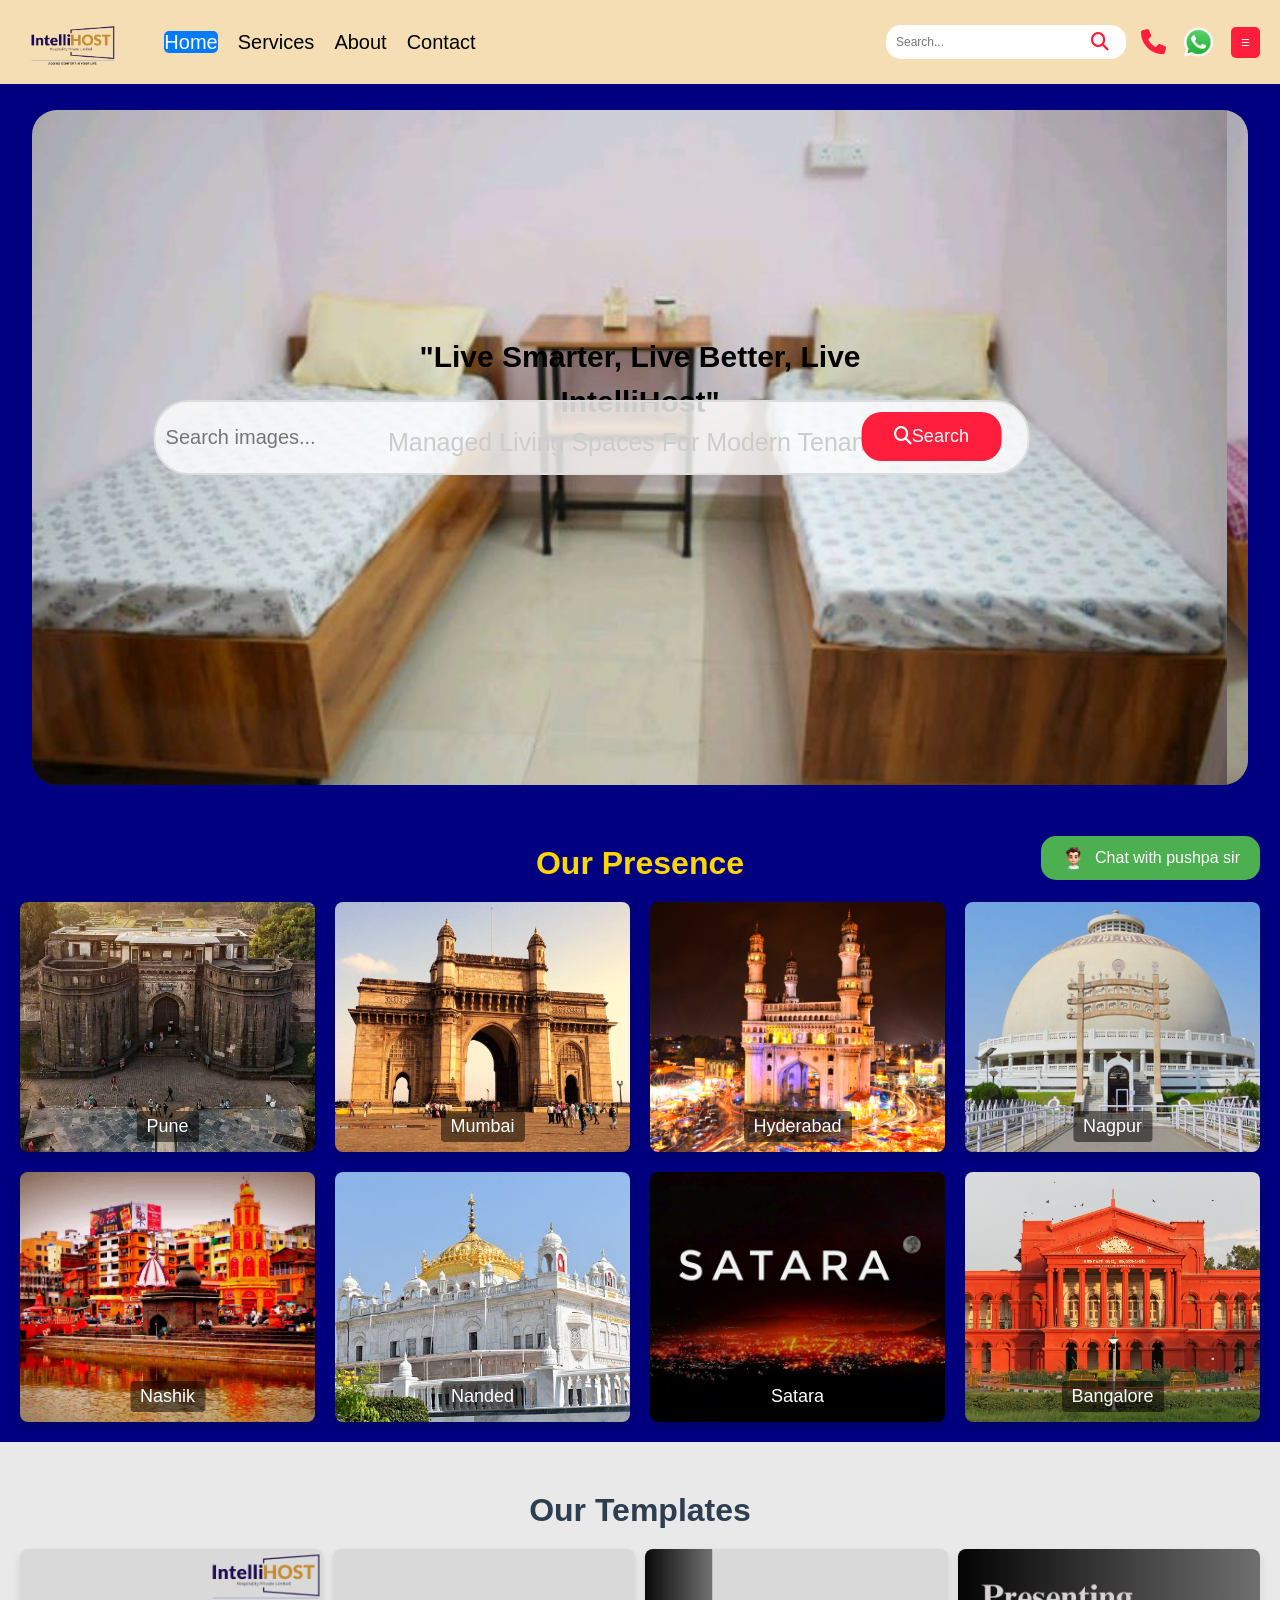
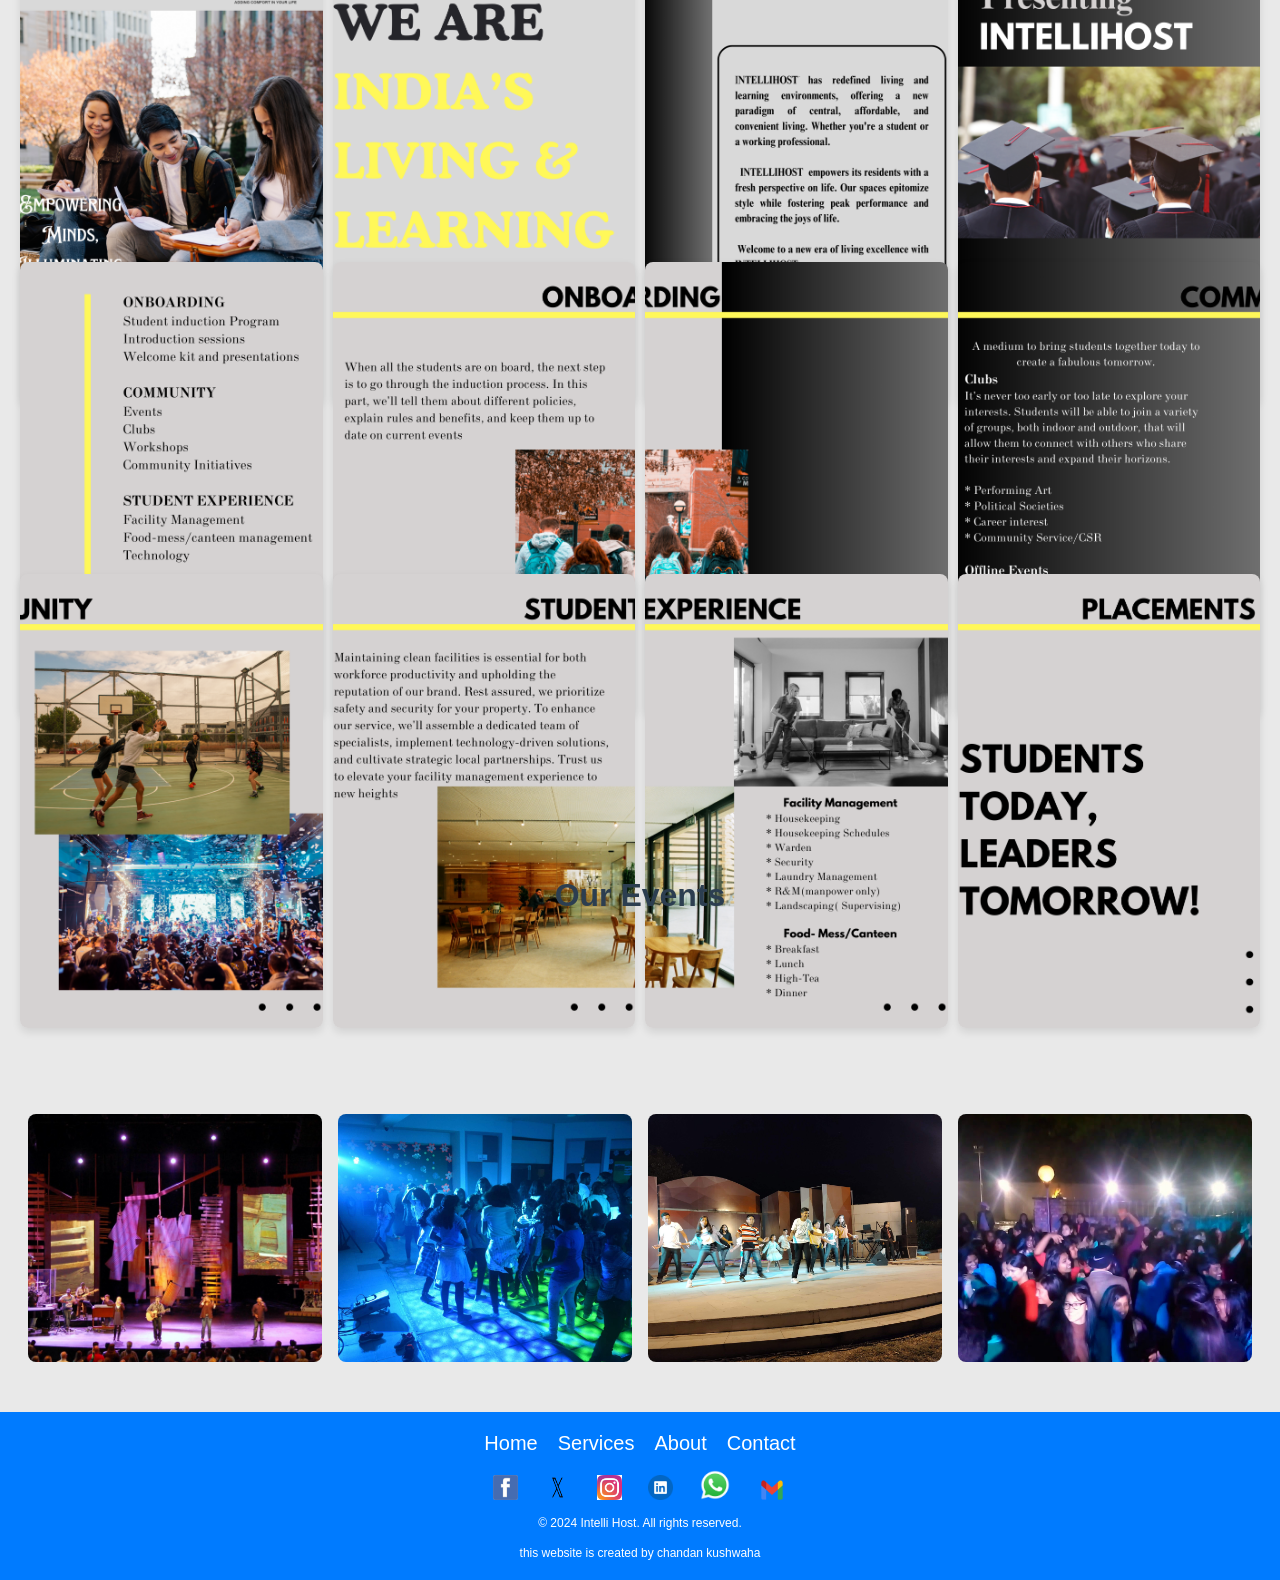
<file: index.html>
<!DOCTYPE html>
<html lang="en">
<head>
    <meta charset="UTF-8">
    <meta name="viewport" content="width=device-width, initial-scale=1.0">
    <link rel="stylesheet" href="https://cdnjs.cloudflare.com/ajax/libs/font-awesome/6.0.0-beta3/css/all.min.css"> <!-- Font Awesome Link -->
    <link rel="stylesheet" href="style.css">
    <link rel="stylesheet" href="stylem.css">
    <title>Intelli Host</title>
    <link rel="icon" href="image/logo1.png" type="image/png" />
    <meta property="og:image" content="image/ logo1.png" />
    <meta property="og:image:type" content="image/png" />
    <meta property="og:image:width" content="400" />
    <meta property="og:image:height" content="300" />
    <link rel="stylesheet" href="https://cdnjs.cloudflare.com/ajax/libs/font-awesome/6.1.1/css/all.min.css">
    <meta property="og:image" content="image/logo1.png">
    <body style="background-color:navy"></body>
</head>
<body>
    
    <nav class="navbar">
        <div class="logo">
            <a href="index.html">
         <img src="image/logo1.png" alt="Intelli Host Logo" /> <!-- Added descriptive alt text -->
            </a>
        </div>
        <ul class="nav-links">
            <li><a class ="active" href="index.html">Home</a></li>
            <li><a href="service.html">Services</a></li>
            <li><a  href="about.html">About</a></li>
            <li><a href="contact.html">Contact</a></li>

        </ul>
        <div class="icons">
            <div class="icons">
                <div class="search-container">
                    <input type="text" id="search-input" placeholder="Search..." class="search-input" aria-label="Search" />
                    <button id="search-btn" class="search-btn" aria-label="Search">
                        <i class="fas fa-search"></i> <!-- Font Awesome Search Icon -->
                    </button>
                </div>
            </div>
            
            <a href="tel:+919067574790" class="icon phone-icon" aria-label="Call Us">
                <i class="fas fa-phone"></i>
            </a>
            
            <!-- WhatsApp Icon -->
            <a href="https://wa.me/+919067574790?text=Hi%20Intelli%20Host!%20I'm%20looking%20for%20a%20rental%20home" target="_blank" class="whatsapp-link" aria-label="Chat with IntelliHost on WhatsApp">
                <img src="image/wa.png" alt="WhatsApp" class="whatsapp-image">
            </a>
            
            
            
            
          
            <ol class="menu-item">
                <button id="menu-btn" class="menu-btn">☰</button>
                <div id="dropdown-menu" class="dropdown-menu">
                    <span id="close-btn" class="close-btn">&times;</span>

                    <ul>
                        <li><a href="#" id="login-link">Login</a></li>
                        <li><a href="#" id="signup-link">Sign Up</a></li>
                        <li><a href="index.html">Home</a></li>
                        <li><a href="service.html">Services</a></li>
                        <li><a href="about.html">About</a></li>
                        <li><a href="contact.html">Contact</a></li>
                    </ul>
                </div>

            </ol>
          
        </div>
    </nav>
   



    

<!-- Login and Sign Up Modal Forms -->
 <div id="auth-modal" class="auth-modal">
    <div class="auth-modal-content">
        <span class="close-btn">&times;</span>
        
        <!-- Login Form -->
        <div id="login-form" class="auth-form">
            <h2>Login</h2>
            <form id="login" method="POST" action="index.php">
                <input type="text" id="login-name" name="login-name" placeholder="Full name" required>
                <input type="text" id="login-userid" name="login-userid" placeholder="User ID" required>
                <input type="password" id="login-password" name="login-password" placeholder="Password" required>
                <button type="submit" class="submit-btn">Login</button>
            </form>
        </div>

        <!-- Signup Form -->
        <div id="signup-form" class="auth-form">
            <h2>Sign Up</h2>
            <form id="signup" method="POST" action="index.php">
                <input type="text" id="signup-name" name="signup-name" placeholder="Name" required>
                <input type="text" id="signup-address" name="signup-address" placeholder="Address" required>
                <input type="email" id="signup-email" name="signup-email" placeholder="Email" required>
                <input type="text" id="signup-userid" name="signup-userid" placeholder="User ID" required>
                <input type="password" id="signup-password" name="signup-password" placeholder="Password" required>
                <button type="submit" class="submit-btn">Sign Up</button>
            </form>
        </div>
    </div>
 </div>














    <div class="slideshow-container">
        <div class="slideshow-text">
            <p>
                <span class="first-part">"Live Smarter, Live Better, Live IntelliHost"</span><br>
                <span class="second-part">Managed Living Spaces For Modern Tenants!</span>
            </p>
        </div>
        
        <!-- Search Bar -->
     <div class="search-bar-container">
        <input type="text" class="search-bar" placeholder="Search images...">
        <button class="search-button"><i class="fas fa-search"></i>Search</button>
     </div>
        <div class="slideshow">
            <img src="image/a1.JPG" alt="Image A1">
            <img src="image/a2.JPG" alt="Image A2">
            <img src="image/a3.JPG" alt="Image A3">
            <img src="image/a4.JPG" alt="Image A4">
        </div>
        
    </div>


    <!-- Our City Section -->
<section class="our-city">
    <h2>Our Presence</h2>
    <div class="city-images">
        <a href="pune.html" class="city-image">
            <img src="image/p1.jpg" alt="Pune">
            <div class="city-name">Pune</div>
        </a>
        <a href="mumbai.html" class="city-image">
            <img src="image/m.jpg" alt="Mumbai">
            <div class="city-name">Mumbai</div>
        </a>
        <a href="hyderabad.html" class="city-image">
            <img src="image/h.jpg" alt="Hyderabad">
            <div class="city-name">Hyderabad</div>
        </a>
        <a href="nagpur.html" class="city-image">
            <img src="image/n.jpg" alt="Nagpur">
            <div class="city-name">Nagpur</div>
        </a>
        <a href="nashik.html" class="city-image">
            <img src="image/na.jpg" alt="Nashik">
            <div class="city-name">Nashik</div>
        </a>
        <a href="karad.html" class="city-image">
            <img src="image/nan.jpg" alt="Nanded">
            <div class="city-name">Nanded</div>
        </a>
        <a href="satara.html" class="city-image">
            <img src="image/s1.jpg" alt="Satara">
            <div class="city-name">Satara</div>
        </a>
        <a href="bangalore.html" class="city-image">
            <img src="image/ba.jpg" alt="Bangalore">
            <div class="city-name">Bangalore</div>
        </a>
    </div>
</section>

    
    
    <!-- Button to open chatbot -->
<button id="open-chatbot" aria-label="Open Chatbot">
    <img src="image/ai.png" alt="Pushpa sir" class="chatbot-avatar" />
    Chat with pushpa sir
</button>

<!-- Chatbot Container -->
<div id="chatbot-container" style="display: none;">
    <div id="chatbot-header">
        <span>Intelli-Host</span>
        <button id="close-chatbot" aria-label="Close Chatbot">&times;</button>
    </div>
    <div id="chatbot-messages">
        <!-- Initial Bot Message -->
        <div class="chatbot-message bot">
            <div class="bot-avatar">
                <img src="image/ai.png" alt="Pushpa sir" class="bot-avatar-img" /> <!-- Male avatar image -->
            </div>
            <p>Hello! I'm Phushpa sir. How can I assist you today?</p>
        </div>
    </div>
    <div id="chatbot-input">
        <input type="text" id="user-input" placeholder="Ask me anything..." aria-label="Ask question" />
        <button id="send-message" aria-label="Send Message">Send</button>
    </div>
</div>


    <section class="our-template">
        <h2>Our Templates</h2>
        <div class="template-images">
            <img src="image/b1.png" alt="Template Image 1">
            <img src="image/b21.png" alt="Template Image 1">
            <img src="image/b3.png" alt="Template Image 3">
            <img src="image/b4.png" alt="TemplateImage 4">
            
            <img src="image/b5.png" alt="Template Image 5">
            <img src="image/b6.png" alt="Template Image 6">
            <img src="image/b71.png" alt="Template Image 6">
            <img src="image/b8.png" alt="Template Image 8">
            <img src="image/b9.png" alt="Template Image 7">
            <img src="image/b10.png" alt="Template Image 7">
            <img src="image/b11.png" alt="Template Image 7">
            <img src="image/b12.png" alt="Template Image 2">
           
           
        </div>
      
    
          
     <section class="our Events">
        <h2>Our Events</h2>
       <div class="events-images">
         <div class="image-container">
            <img src="image/f1.jpg" alt="Template Image 1">
        </div>
        <div class="image-container">
            <img src="image/ev.jpg" alt="Template Image 2">
        </div>
        <div class="image-container">
            <img src="image/ev2.jpg" alt="Template Image 3">
        </div>
        <div class="image-container">
            <img src="image/f4.jpg" alt="Template Image 4">
        </div>
        </div>
     </section>




     
    </section>

    
    <footer class="footer">
        <div class="footer-nav">
            <ul class="footer-links">
            <li><a href="index.html">Home</a></li>
            <li><a href="service.html">Services</a></li>
            <li><a href="about.html">About</a></li>  
            <li><a href="contact.html">Contact</a></li>
            </ul>
        </div>
        
             
        <div class="social-media">
            <!-- Facebook -->
            <a href="https://www.facebook.com/johndoe" target="_blank" class="social-icon">
                <img src="image/fa.png" alt="Facebook" style="width: 25px; height: 25px;">
            </a>
            <!-- Twitter -->
            <a href="https://www.twitter.com/johndoe" target="_blank" class="social-icon">
                <img src="image/tw.png" alt="Twitter" style="width: 25px; height: 25px;">
            </a>
            <!-- Instagram -->
            <a href="https://www.instagram.com/johndoe" target="_blank" class="social-icon">
                <img src="image/ins.jpg" alt="Instagram" style="width: 25px; height: 25px;">
            </a>
            <!-- LinkedIn -->
            <a href="https://www.linkedin.com/in/johndoe" target="_blank" class="social-icon">
                <img src="image/lin.png" alt="LinkedIn" style="width: 25px; height: 25px;">
            </a>
            <!-- WhatsApp -->
            <a href="https://wa.me/+919067574790?text?text?text=Hi%20Intelli%20Host!%20I'm%20looking%20for%20a%20rental%20home" target="_blank" class="social-icon">
                <img src="image/wha.png" alt="WhatsApp" style="width: 30px; height: 30px;">
            </a>
            <!-- Email (Gmail) -->
            <a href="https://mail.google.com/mail/?view=cm&fs=1&to=intellihost7@gmail.com" target="_blank" class="social-icon">
                <img src="image/gm.png" alt="Email" style="width: 30px; height: 20px;">
            </a>
        </div>
        
        
        <p>&copy; 2024 Intelli Host. All rights reserved.</p><br>
        <p>this website is created by chandan kushwaha</p>
    </footer>
    
    <script>
       
    
        fetch('updateViewerCount.php')
            .then(response => response.text())
            .then(data => console.log(data))
            .catch(error => console.error('Error updating viewer count:', error));
    </script>

    
   
<script src="main.js"></script>

</body>
</html>
</file>
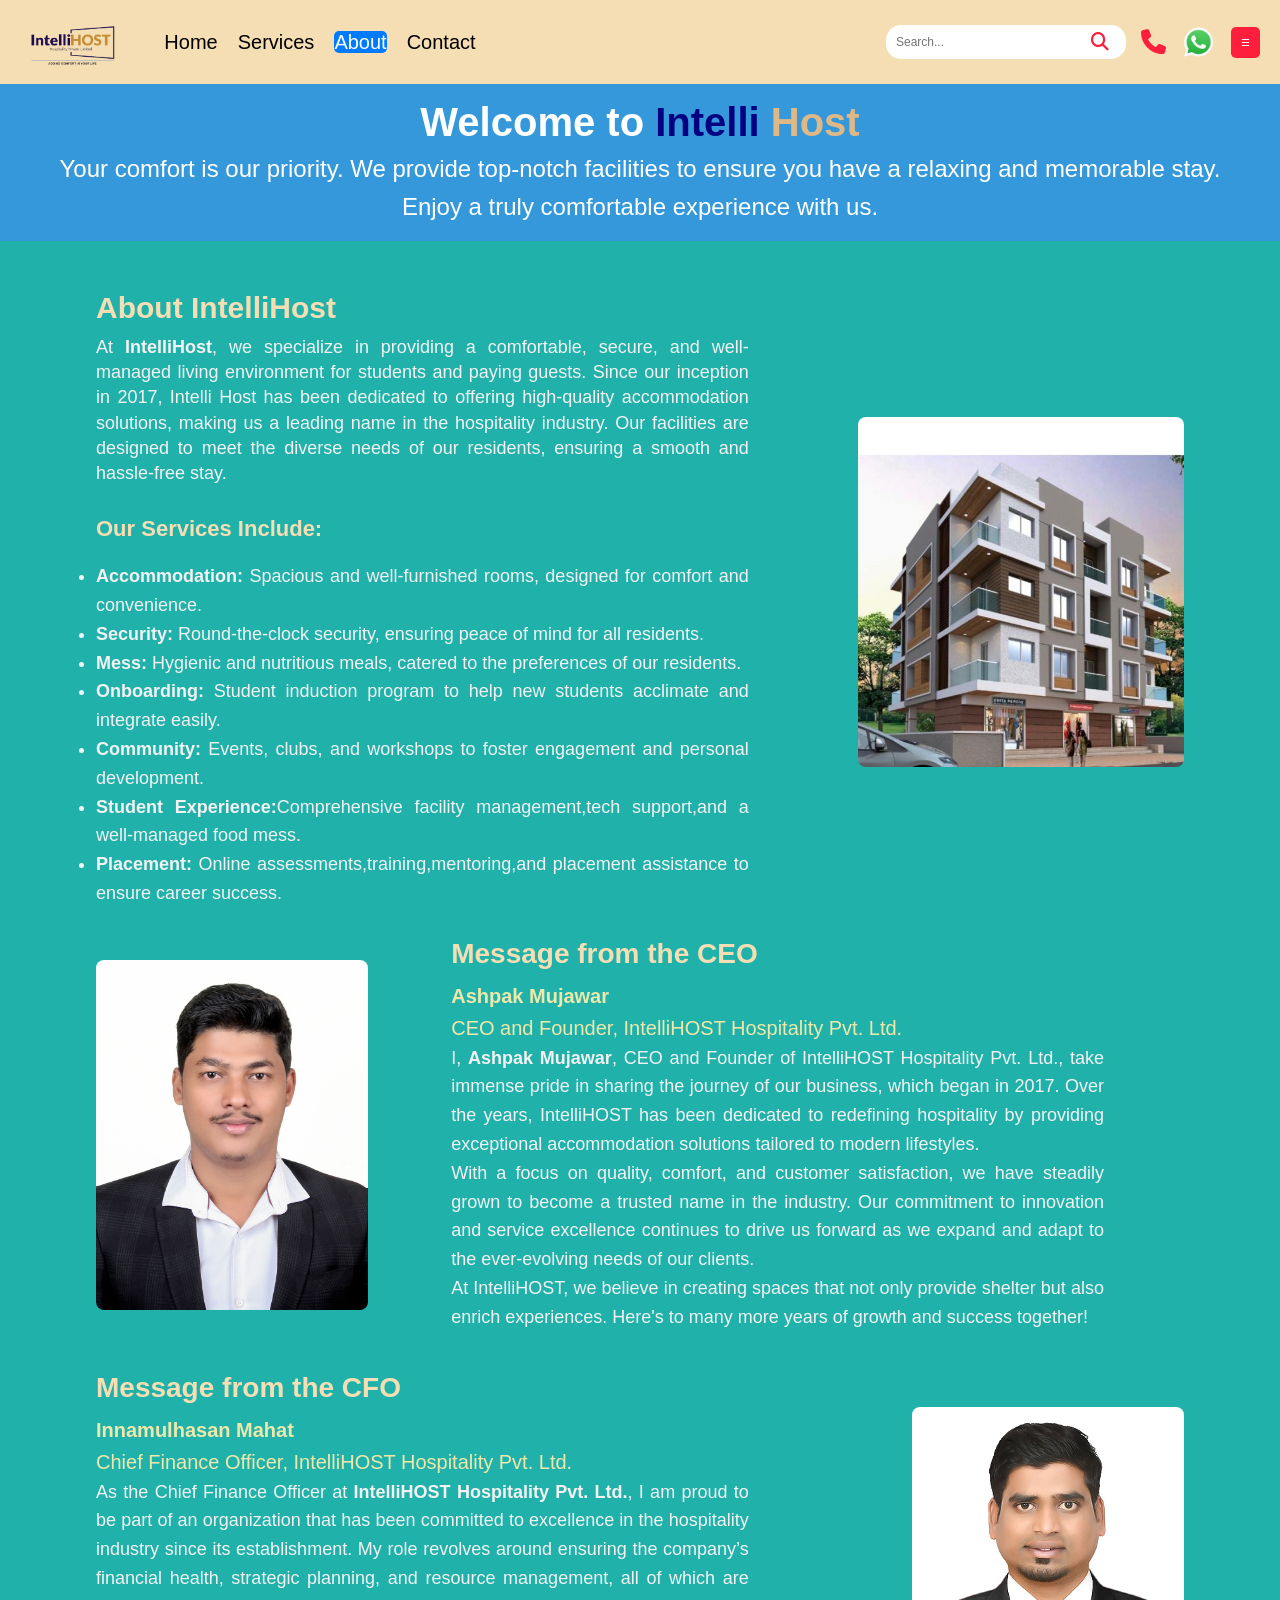
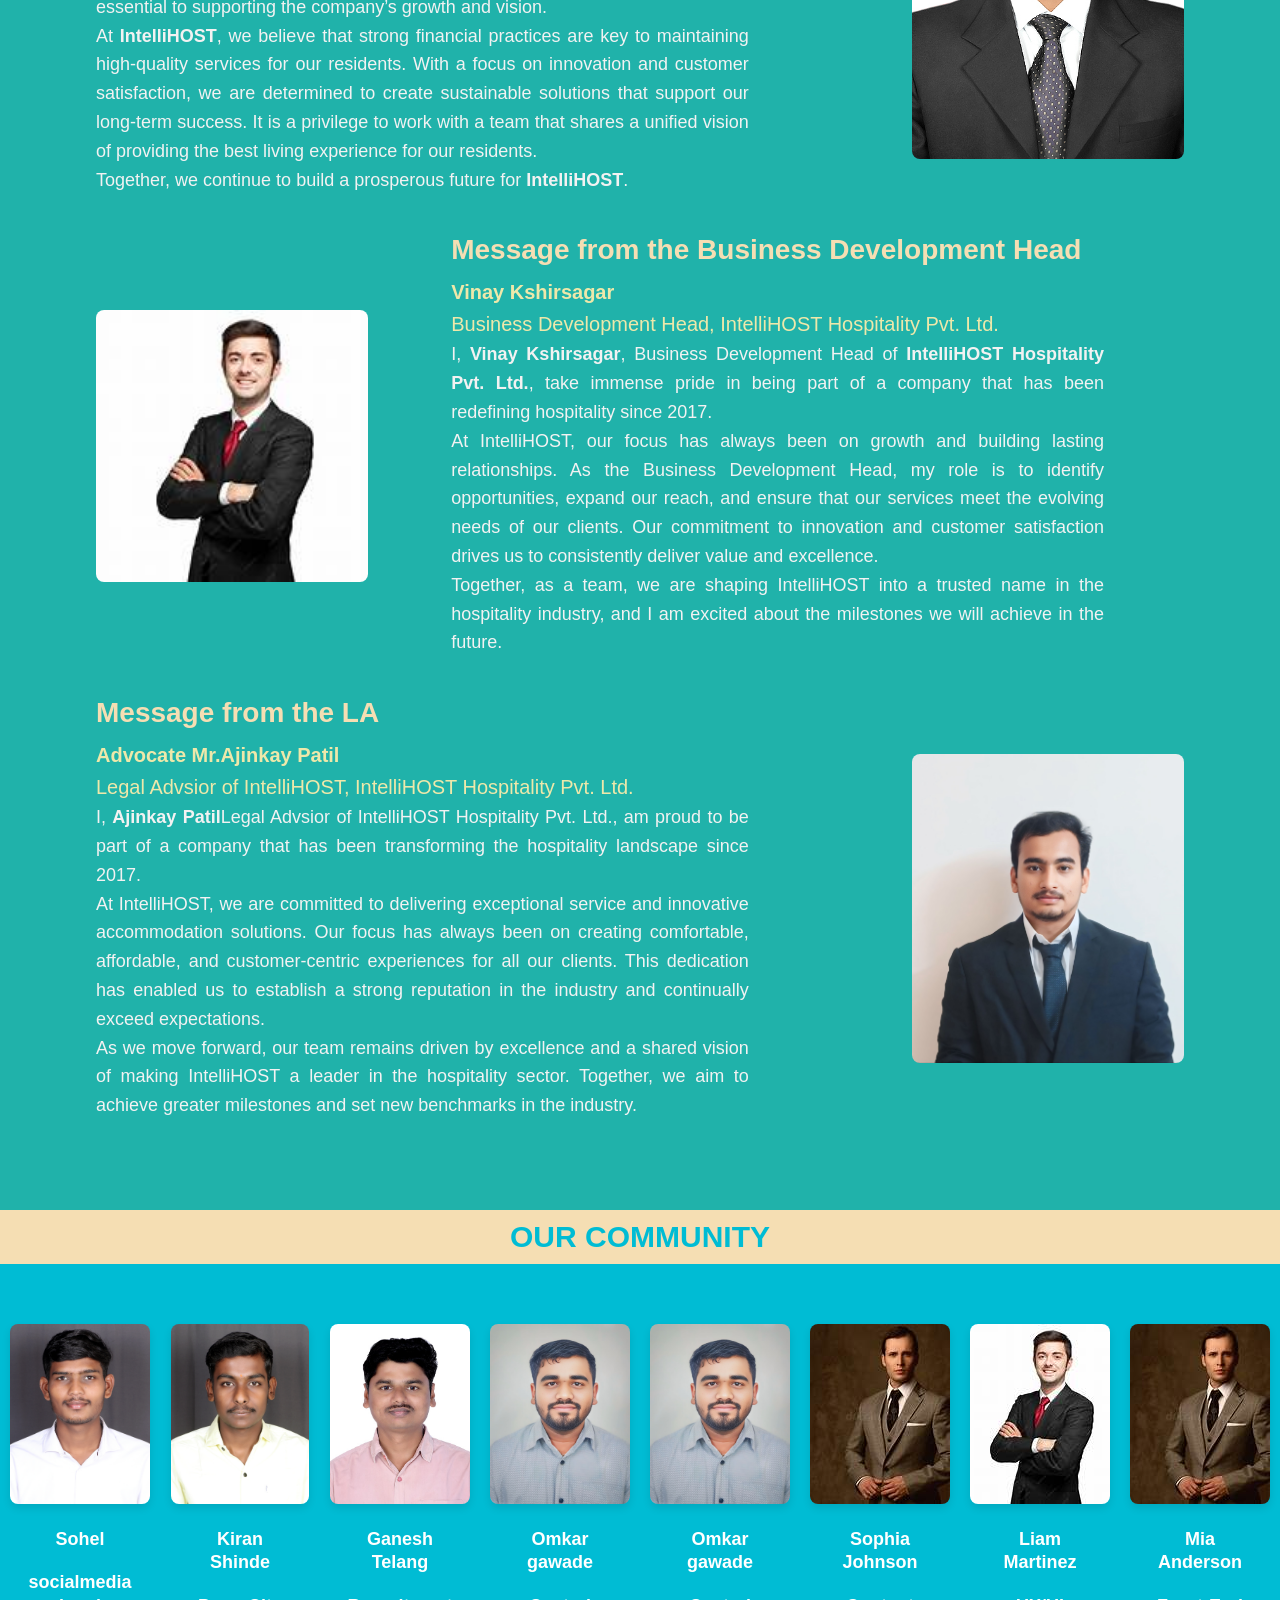
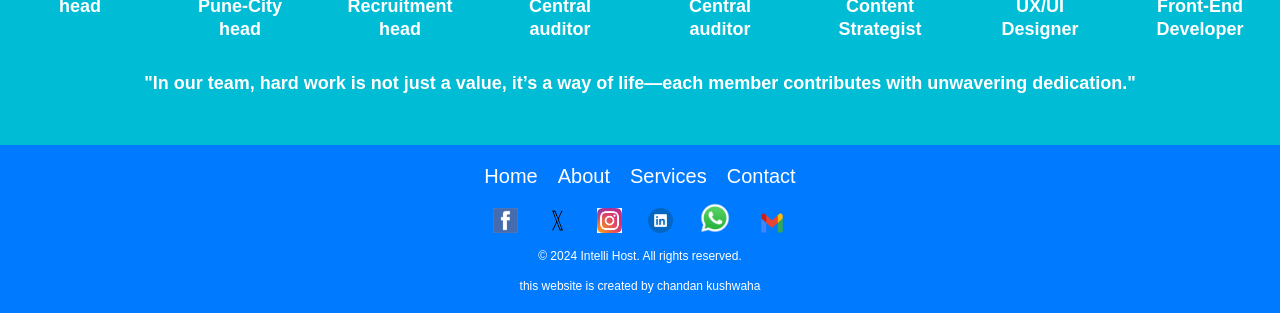
<file: about.html>
<!DOCTYPE html>
<html lang="en">
<head>
    <meta charset="UTF-8">
    <meta name="viewport" content="width=device-width, initial-scale=1.0">
    <link rel="stylesheet" href="https://cdnjs.cloudflare.com/ajax/libs/font-awesome/6.0.0-beta3/css/all.min.css"> <!-- Font Awesome Link -->
    <link rel="stylesheet" href="style2.css">
    <link rel="stylesheet" href="style.css">
    <link rel="stylesheet" href="stylem.css">
    <link rel="stylesheet" href="stylem2.css">
    <title>Intelli Host</title>
    <link rel="icon" href="image/logo1.png" type="image/png" />
    <meta property="og:image" content="image/logo1.png" />
    <meta property="og:image:type" content="image/png" />
    <meta property="og:image:width" content="400" />
    <meta property="og:image:height" content="300" />
    <link rel="stylesheet" href="https://cdnjs.cloudflare.com/ajax/libs/font-awesome/6.1.1/css/all.min.css">
    <meta property="og:image" content="image/logo1.png">
    <body style="background-color: hsla(330, 100%, 80%, 0.5);"></body>
</head>
<body >

    <nav class="navbar">
        <div class="logo">
            <a href="index.html">
         <img src="image/logo1.png" alt="Intelli Host Logo" /> <!-- Added descriptive alt text -->
            </a>
        </div>
        <ul class="nav-links">
            <li><a href="index.html">Home</a></li>
            <li><a href="service.html">Services</a></li>
            <li><a class ="active" href="about.html">About</a></li>
            <li><a href="contact.html">Contact</a></li>
        </ul>
        <div class="icons">
            <div class="search-container">
                <input type="text" id="search-input" placeholder="Search..." class="search-input" aria-label="Search" />
                <button id="search-btn" class="search-btn" aria-label="Search">
                    <i class="fas fa-search"></i> <!-- Font Awesome Search Icon -->
                </button>
                </div>
             <!-- Phone Icon using Font Awesome -->
            <a href="tel:+919067574790" class="icon phone-icon" aria-label="Call Us">
                <i class="fas fa-phone"></i> <!-- Font Awesome Phone Icon -->
               
            </a>
            <!-- WhatsApp Icon -->
            <a href="https://wa.me/+919067574790?text=Hi%20Intelli%20Host!%20I'm%20looking%20for%20a%20rental%20home" target="_blank" class="whatsapp-link" aria-label="Chat on WhatsApp">
                <img src="image/wa.png" alt="WhatsApp" class="whatsapp-image">
            </a>
            
           
            <ol class="menu-item">
                <button id="menu-btn" class="menu-btn">☰</button>
                <div id="dropdown-menu" class="dropdown-menu">
                    <span id="close-btn" class="close-btn">&times;</span>

                    <ul>
                        <li><a href="#" id="login-link">Login</a></li>
                        <li><a href="#" id="signup-link">Sign Up</a></li>
                        <li><a href="index.html">Home</a></li>
                        <li><a href="service.html">Services</a></li>
                        <li><a  href="about.html">About</a></li>
                        <li><a href="contact.html">Contact</a></li>
                    </ul>
                </div>

            </ol>

        </div>
    </nav>
 
 
    <header>
        <h1>Welcome to <span class="intelli">Intelli</span> <span class="host">Host</span></h1>
        <p>Your comfort is our priority. We provide top-notch facilities to ensure you have a relaxing and memorable stay.</p>
        <p class="welcome-phrase">Enjoy a truly comfortable experience with us.</p>
    </header>
    

    <section class="about-us">
        <div class="container">
             <div class="about-content">
                <div class="about-left">
                    <h2>About IntelliHost</h2>
                    <p>
                        At <strong>IntelliHost</strong>, we specialize in providing a comfortable, secure, and well-managed living environment for students and paying guests. Since our inception in 2017, Intelli Host has been dedicated to offering high-quality accommodation solutions, making us a leading name in the hospitality industry. Our facilities are designed to meet the diverse needs of our residents, ensuring a smooth and hassle-free stay.
                    </p>
                    <h3>Our Services Include:</h3>
                    <ul>
                        <li><strong>Accommodation:</strong> Spacious and well-furnished rooms, designed for comfort and convenience.</li>
                        <li><strong>Security:</strong> Round-the-clock security, ensuring peace of mind for all residents.</li>
                        <li><strong>Mess:</strong> Hygienic and nutritious meals, catered to the preferences of our residents.</li>
                        <li><strong>Onboarding:</strong> Student induction program to help new students acclimate and integrate easily.</li>
                        <li><strong>Community:</strong> Events, clubs, and workshops to foster engagement and personal development.</li>
                        <li><strong>Student Experience:</strong>Comprehensive facility management,tech support,and a well-managed food mess.</li>
                        <li><strong>Placement:</strong> Online assessments,training,mentoring,and placement assistance to ensure career success.</li>
                    </ul>
                </div>
                <div class="about-right">
                    <img src="image/h1.jpeg" alt="Accommodation Image">
                </div>
            </div>
    


        <!-- Message from CEO Section -->
        <div class="message">
            <div class="message-text">
                <h2>Message from the CEO</h2>
                <p><span class="name"><strong>Ashpak Mujawar</strong><br>CEO and Founder, IntelliHOST Hospitality Pvt. Ltd.</spain></p>
                <p>
                    I, <strong>Ashpak Mujawar</strong>, CEO and Founder of IntelliHOST Hospitality Pvt. Ltd., take immense pride in sharing the journey of our business, which began in 2017. Over the years, IntelliHOST has been dedicated to redefining hospitality by providing exceptional accommodation solutions tailored to modern lifestyles.
                </p>
                <p>
                    With a focus on quality, comfort, and customer satisfaction, we have steadily grown to become a trusted name in the industry. Our commitment to innovation and service excellence continues to drive us forward as we expand and adapt to the ever-evolving needs of our clients.
                </p>
                <p>
                    At IntelliHOST, we believe in creating spaces that not only provide shelter but also enrich experiences. Here's to many more years of growth and success together!
                </p>
            </div>
            <img src="image/as.jpg" alt="CEO Image" class="message-img">
        </div>


         <!-- <!-- Message from COO Section -->
         <!-- <div class="message">
            <div class="message-text">
                <h2>Message from the COO</h2>
                <p><span class="name"><strong>Nadeem Shaikh</strong><br>Chief Operating Officer, IntelliHOST Hospitality Pvt. Ltd.</spain></p>
                <p>
                    I, <strong>Nadeem Shaikh</strong>, Chief Operating Officer of IntelliHOST Hospitality Pvt. Ltd., am proud to be part of a company that has been transforming the hospitality landscape since 2017.
                </p>
                <p>
                    At IntelliHOST, we are committed to delivering exceptional service and innovative accommodation solutions. Our focus has always been on creating comfortable, affordable, and customer-centric experiences for all our clients. This dedication has enabled us to establish a strong reputation in the industry and continually exceed expectations.
                </p>
                <p>
                    As we move forward, our team remains driven by excellence and a shared vision of making IntelliHOST a leader in the hospitality sector. Together, we aim to achieve greater milestones and set new benchmarks in the industry.
                </p>
            </div>
            <img src="image/nadim.jpg" alt="COO Image" class="message-img">
        </div>  -->

         <!-- Message from CFO Section -->
         <div class="message">
            <div class="message-text">
                <h2>Message from the CFO</h2>
                <p><span class="name"><strong>Innamulhasan Mahat</strong><br>Chief Finance Officer, IntelliHOST Hospitality Pvt. Ltd.</span></p>
                <p>
                    As the Chief Finance Officer at <strong>IntelliHOST Hospitality Pvt. Ltd.</strong>, I am proud to be part of an organization that has been committed to excellence in the hospitality industry since its establishment. My role revolves around ensuring the company’s financial health, strategic planning, and resource management, all of which are essential to supporting the company’s growth and vision.
                </p>
                <p>
                    At <strong>IntelliHOST</strong>, we believe that strong financial practices are key to maintaining high-quality services for our residents. With a focus on innovation and customer satisfaction, we are determined to create sustainable solutions that support our long-term success. It is a privilege to work with a team that shares a unified vision of providing the best living experience for our residents.
                </p>
                <p>Together, we continue to build a prosperous future for <strong>IntelliHOST</strong>.</p>
            </div>
            <img src="image/in.JPG" alt="CFO Image" class="message-img">
            
        </div>

          
        <!-- Message from CMO Section -->
        <!-- <div class="message">
            <div class="message-text">
                <h2>Message from the Chief Maintenance Officer</h2>
                <p><span class="name"><strong>Mr.Shubham Shrike</strong><br>Chief Maintenance Officer, IntelliHOST Hospitality Pvt. Ltd.</spain></p>
                <p>
                    I, <strong>Shubham Shrike</strong>, Chief Maintenance Officer of <strong>IntelliHOST Hospitality Pvt. Ltd.</strong>,I am thrilled to share my vision for our continued growth and success. Since our foundation in 2017, IntelliHOST has consistently delivered exceptional services in the hospitality industry, and as a company, we continue to evolve with the ever-changing needs of the market.
                </p>
                <p>
                    Our marketing strategy revolves around building strong relationships, maintaining brand integrity, and always being ahead of the competition. Our team works tirelessly to ensure that the IntelliHOST brand is synonymous with quality, innovation, and reliability.
                </p>
                <p>
                    The future is bright for IntelliHOST, and I am honored to be part of this remarkable journey. Together, we will continue to drive growth and excellence in every aspect of our business.
                </p>
            </div>
            <img src="image/sh.jpg" alt="CMO Image" class="message-img">
        </div>
   -->

         <!-- Message from Business Development Head Section -->
         <div class="message">
            <div class="message-text">
                <h2>Message from the Business Development Head</h2>
                <p><span class="name"><strong>Vinay Kshirsagar</strong><br>Business Development Head, IntelliHOST Hospitality Pvt. Ltd.</spain></p>
                <p>
                    I, <strong>Vinay Kshirsagar</strong>, Business Development Head of <strong>IntelliHOST Hospitality Pvt. Ltd.</strong>, take immense pride in being part of a company that has been redefining hospitality since 2017.
                </p>
                <p>
                    At IntelliHOST, our focus has always been on growth and building lasting relationships. As the Business Development Head, my role is to identify opportunities, expand our reach, and ensure that our services meet the evolving needs of our clients. Our commitment to innovation and customer satisfaction drives us to consistently deliver value and excellence.
                </p>
                <p>
                    Together, as a team, we are shaping IntelliHOST into a trusted name in the hospitality industry, and I am excited about the milestones we will achieve in the future.
                </p>
            </div>
            <img src="image/th1.jpeg" alt="Business Development Head Image" class="message-img">
        </div>

        
        
            <!-- Message from LA Section -->
            <div class="message">
                <div class="message-text">
                    <h2>Message from the LA</h2>
                    <p><span class="name"><strong> Advocate Mr.Ajinkay Patil</strong><br>Legal Advsior of IntelliHOST, IntelliHOST Hospitality Pvt. Ltd.</spain></p>
                    <p>
                        I, <strong>Ajinkay Patil</strong>Legal Advsior of IntelliHOST Hospitality Pvt. Ltd., am proud to be part of a company that has been transforming the hospitality landscape since 2017.
                    </p>
                    <p>
                        At IntelliHOST, we are committed to delivering exceptional service and innovative accommodation solutions. Our focus has always been on creating comfortable, affordable, and customer-centric experiences for all our clients. This dedication has enabled us to establish a strong reputation in the industry and continually exceed expectations.
                    </p>
                    <p>
                        As we move forward, our team remains driven by excellence and a shared vision of making IntelliHOST a leader in the hospitality sector. Together, we aim to achieve greater milestones and set new benchmarks in the industry.
                    </p>
                </div>
                <img src="image/aj.jpg" alt="LA Image" class="message-img">
            </div>
    
    
        </div>
    </section>
    
    <h2 class="community-heading">Our Community</h2>
   <section class="our-community">
      <div class="community-images">
        <!-- Team Member 1 -->
        <div class="team-member">
            <img src="image/e1.jpg" alt="Community Image 1">
            <div class="member-info">
                <p class="name">Sohel</p>
                <p class="position">socialmedia head</p>
            </div>
        </div>
        
        <!-- Team Member 2 -->
        <div class="team-member">
            <img src="image/e2.jpg" alt="Community Image 2">
            <div class="member-info">
                <p class="name">Kiran Shinde </p>
                <p class="position">Pune-City head</p>
            </div>
        </div>
        
        <!-- Team Member 3 -->
        <div class="team-member">
            <img src="image/rh.jpg" alt="Community Image 3">
            <div class="member-info">
                <p class="name">Ganesh Telang</p>
                <p class="position">Recruitment head</p>
            </div>
        </div>
        
        <!-- Team Member 4 -->
        <div class="team-member">
            <img src="image/om.jpg" alt="Community Image 4">
            <div class="member-info">
                <p class="name">Omkar gawade</p>
                <p class="position">Central auditor</p>
            </div>
        </div>
        
        <!-- Team Member 5 -->
        <div class="team-member">
            <img src="image/om.jpg" alt="Community Image 5">
            <div class="member-info">
                <p class="name">Omkar gawade</p>
                <p class="position">Central auditor</p>
            </div>
        </div>
        
        <!-- Team Member 6 -->
        <div class="team-member">
            <img src="image/th5.jpeg" alt="Community Image 6">
            <div class="member-info">
                <p class="name">Sophia Johnson</p>
                <p class="position">Content Strategist</p>
            </div>
        </div>
        
        <!-- Team Member 7 -->
        <div class="team-member">
            <img src="image/th1.jpeg" alt="Community Image 7">
            <div class="member-info">
                <p class="name">Liam Martinez</p>
                <p class="position">UX/UI Designer</p>
            </div>
        </div>
        
        <!-- Team Member 8 -->
        <div class="team-member">
            <img src="image/th5.jpeg" alt="Community Image 8">
            <div class="member-info">
                <p class="name">Mia Anderson</p>
                <p class="position">Front-End Developer</p>
            </div>
        </div>
      </div>
      <p>"In our team, hard work is not just a value, it’s a way of life—each member contributes with unwavering dedication."</p>
   </section>


    <footer class="footer">
        <div class="footer-nav">
            <ul class="footer-links">
                <li><a href="index.html">Home</a></li>
                <li><a href="about.html">About</a></li>
                <li><a href="service.html">Services</a></li>
                <li><a href="contact.html">Contact</a></li>
            </ul>
        </div>
        <div class="social-media">
            <!-- Facebook -->
            <a href="https://www.facebook.com/johndoe" target="_blank" class="social-icon">
                <img src="image/fa.png" alt="Facebook" style="width: 25px; height: 25px;">
            </a>
            <!-- Twitter -->
            <a href="https://www.twitter.com/johndoe" target="_blank" class="social-icon">
                <img src="image/tw.png" alt="Twitter" style="width: 25px; height: 25px;">
            </a>
            <!-- Instagram -->
            <a href="https://www.instagram.com/johndoe" target="_blank" class="social-icon">
                <img src="image/ins.jpg" alt="Instagram" style="width: 25px; height: 25px;">
            </a>
            <!-- LinkedIn -->
            <a href="https://www.linkedin.com/in/johndoe" target="_blank" class="social-icon">
                <img src="image/lin.png" alt="LinkedIn" style="width: 25px; height: 25px;">
            </a>
            <!-- WhatsApp -->
            <a href="https://wa.me/+919067574790?text?text?text=Hi%20Intelli%20Host!%20I'm%20looking%20for%20a%20rental%20home" target="_blank" class="social-icon">
                <img src="image/wha.png" alt="WhatsApp" style="width: 30px; height: 30px;">
            </a>
            <!-- Email (Gmail) -->
            <a href="https://mail.google.com/mail/?view=cm&fs=1&to=intellihost7@gmail.com" target="_blank" class="social-icon">
                <img src="image/gm.png" alt="Email" style="width: 30px; height: 20px;">
            </a>
        </div>
        
        
        <p>&copy; 2024 Intelli Host. All rights reserved.</p><br>
        <p>this website is created by chandan kushwaha</p>
    </footer>

    <script src="main.js"></script>
</body>
</html>
</file>
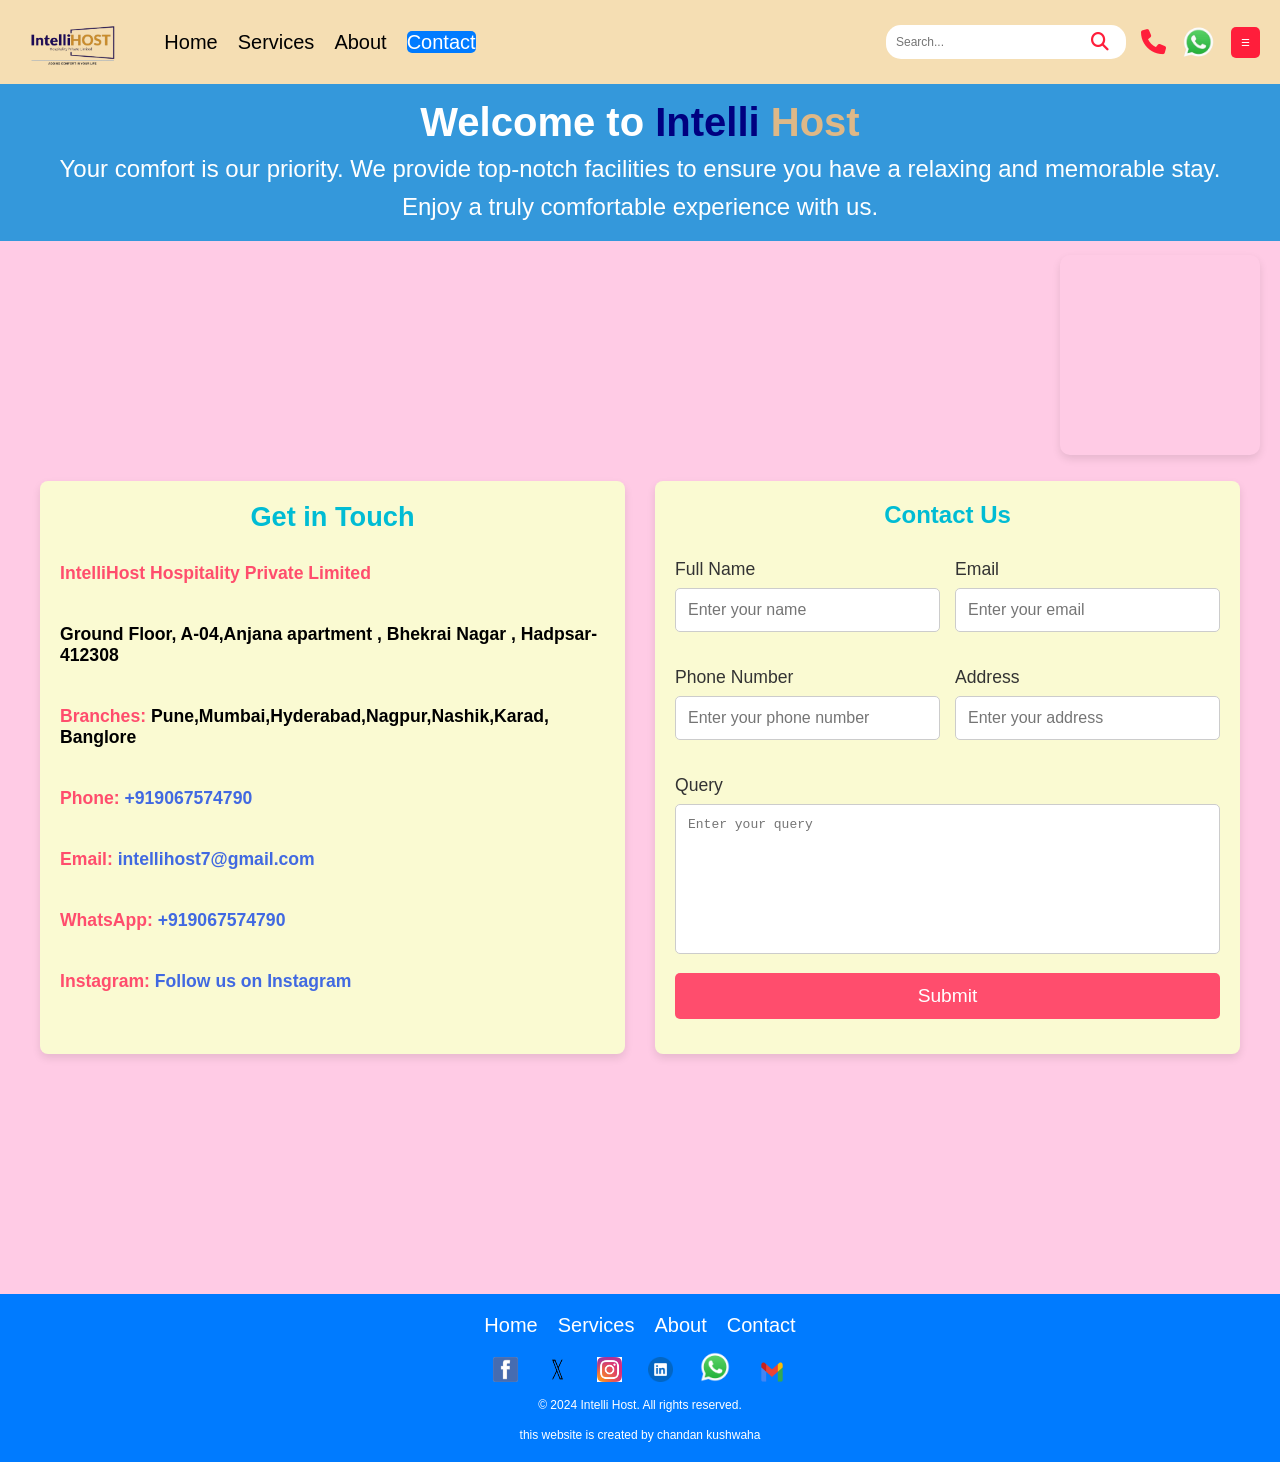
<file: contact.html>
<!DOCTYPE html>
<html lang="en">
<head>
    <meta charset="UTF-8">
    <meta name="viewport" content="width=device-width, initial-scale=1.0">
    <meta name="description" content="Intelli Host provides top-notch facilities to ensure you have a relaxing and memorable stay.">
    <link rel="stylesheet" href="https://cdnjs.cloudflare.com/ajax/libs/font-awesome/6.1.1/css/all.min.css"> <!-- Font Awesome Link -->
    <link rel="stylesheet" href="style.css">
    <link rel="stylesheet" href="stylem.css">
    <link rel="stylesheet" href="style4.css">
    <link rel="stylesheet" href="stylem4.css">
   
    <title>Intelli Host</title>
    <link rel="icon" href="image/logo1.png" type="image/png" />
    <meta property="og:image" content="image/logo1.png" />
    <meta property="og:image:type" content="image/png" />
    <meta property="og:image:width" content="400" />
    <meta property="og:image:height" content="300" />
    <body style="background-color: hsla(330, 100%, 80%, 0.5);"></body>
    
</head>

    <nav class="navbar">
        <div class="logo">
            <a href="index.html">
         <img src="image/logo1.png" alt="Intelli Host Logo" /> <!-- Added descriptive alt text -->
            </a>
        </div>
        <ul class="nav-links">
            <li><a href="index.html">Home</a></li>
            <li><a href="service.html">Services</a></li>
            <li><a href="about.html">About</a></li>     
            <li><a class ="active" href="contact.html">Contact</a></li>
        </ul>
        <div class="icons">
            <div class="search-container">
                <input type="text" id="search-input" placeholder="Search..." class="search-input" aria-label="Search" />
                <button id="search-btn" class="search-btn" aria-label="Search">
                    <i class="fas fa-search"></i> <!-- Font Awesome Search Icon -->
                </button>
            </div>
           <!-- Phone Icon using Font Awesome -->
           <a href="tel:+919067574790" class="icon phone-icon" aria-label="Call Us">
            <i class="fas fa-phone"></i> <!-- Font Awesome Phone Icon -->
           
        </a>
        <!-- WhatsApp Icon -->
        <a href="https://wa.me/+919067574790?text=Hi%20Intelli%20Host!%20I'm%20looking%20for%20a%20rental%20home" target="_blank" class="whatsapp-link" aria-label="Chat on WhatsApp">
            <img src="image/wa.png" alt="WhatsApp" class="whatsapp-image">
        </a>
        
            <ol class="menu-item">
                <button id="menu-btn" class="menu-btn">☰</button>
                <div id="dropdown-menu" class="dropdown-menu">
                    <span id="close-btn" class="close-btn">&times;</span>

                    <ul>
                        <li><a href="#" id="login-link">Login</a></li>
                        <li><a href="#" id="signup-link">Sign Up</a></li>
                        <li><a href="index.html">Home</a></li>
                        <li><a href="service.html">Services</a></li>
                        <li><a href="about.html">About</a></li>
                        <li><a href="contact.html">Contact</a></li>
                    </ul>
                </div>

            </ol>

        </div>
    </nav>
   
    <div id="auth-modal" class="auth-modal">
        <div class="auth-modal-content">
            <span class="close-btn">&times;</span>
            
            <!-- Login Form -->
            <div id="login-form" class="auth-form">
                <h2>Login</h2>
                <form id="login" method="POST" action="index.php">
                    <input type="text" id="login-name" name="login-name" placeholder="Full name" required>
                    <input type="text" id="login-userid" name="login-userid" placeholder="User ID" required>
                    <input type="password" id="login-password" name="login-password" placeholder="Password" required>
                    <button type="submit" class="submit-btn">Login</button>
                </form>
            </div>
    
            <!-- Signup Form -->
            <div id="signup-form" class="auth-form">
                <h2>Sign Up</h2>
                <form id="signup" method="POST" action="index.php">
                    <input type="text" id="signup-name" name="signup-name" placeholder="Name" required>
                    <input type="text" id="signup-address" name="signup-address" placeholder="Address" required>
                    <input type="email" id="signup-email" name="signup-email" placeholder="Email" required>
                    <input type="text" id="signup-userid" name="signup-userid" placeholder="User ID" required>
                    <input type="password" id="signup-password" name="signup-password" placeholder="Password" required>
                    <button type="submit" class="submit-btn">Sign Up</button>
                </form>
            </div>
        </div>
     </div>
    

    <header>
        <h1>Welcome to <span class="intelli">Intelli</span> <span class="host">Host</span></h1>
        <p>Your comfort is our priority. We provide top-notch facilities to ensure you have a relaxing and memorable stay.</p>
        <p class="welcome-phrase">Enjoy a truly comfortable experience with us.</p>
    </header>

    <div class="content-map">
        <!-- Google Maps Embed Link -->
        <iframe src="https://www.google.com/maps/embed?pb=!1m18!1m12!1m3!1d3153.5013679456075!2d-122.42075518468176!3d37.77492997975909!2m3!1f0!2f0!3f0!3m2!1i1024!2i768!4f13.1!3m3!1m2!1s0x80858064f78c396f%3A0xdad1c91e9bdf52fc!2sIntelli%20Host%20Location!5e0!3m2!1sen!2sus!4v1661190926734!5m2!1sen!2sus" width="100%" height="300" style="border:0;" allowfullscreen="" loading="lazy" referrerpolicy="no-referrer-when-downgrade"></iframe>
    </div>
    <section class="contact-section">
        <div class="contact-container">
            <!-- Left Side: Contact Information -->
            <div class="contact-info">
                <h2>Get in Touch</h2>
                <p><strong>IntelliHost Hospitality Private Limited</strong></p>
                <p>Ground Floor, A-04,Anjana apartment , Bhekrai Nagar , Hadpsar-412308</p>
                <p><strong>Branches:</strong> Pune,Mumbai,Hyderabad,Nagpur,Nashik,Karad,<br>Banglore</p>
                <p><strong>Phone:</strong> <a href="tel:+919067574790">+919067574790</a></p>
                <p><strong>Email:</strong> <a href="https//mail.google.com/mail/?view=cm&fs=1&to=intellihost7@gmail.com">intellihost7@gmail.com</a></p>
                <p><strong>WhatsApp:</strong> <a href="https://wa.me/+919067574790?text=Hi%20Intelli%20Host!%20I'm%20looking%20for%20a%20rental%20home" target="_blank">+919067574790</a></p>
                <p><strong>Instagram:</strong> <a href="https://www.instagram.com/intellihost" target="_blank">Follow us on Instagram</a></p>
            </div>
    
            <!-- Right Side: Query Form -->
            <div class="contact-form">
                <form action="contact.php" method="post">
                    <h3>Contact Us</h3>
                    <div class="form-row">
                        <div class="form-group">
                            <label for="name">Full Name</label>
                            <input type="text" id="name" name="name" placeholder="Enter your name" required />
                        </div>
                        <div class="form-group">
                            <label for="email">Email</label>
                            <input type="email" id="email" name="email" placeholder="Enter your email" required />
                        </div>
                    </div>
                    <div class="form-row">
                        <div class="form-group">
                            <label for="phone">Phone Number</label>
                            <input type="text" id="phone" name="phone" placeholder="Enter your phone number" required />
                        </div>
                        <div class="form-group">
                            <label for="address">Address</label>
                            <input type="text" id="address" name="address" placeholder="Enter your address" required />
                        </div>
                    </div>
                    <div class="form-group">
                        <label for="query">Query</label>
                        <textarea id="query" name="query" placeholder="Enter your query" required></textarea>
                    </div>
                    <input type="submit" value="Submit" />
                </form>
            </div>
            <!-- Small Map Image on the Right Corner -->

        </div>
        </div>
    </section>
    



    
    <footer class="footer">
        <div class="footer-nav">
            <ul class="footer-links">
                <li><a href="index.html">Home</a></li>
                <li><a href="service.html">Services</a></li>
                <li><a href="about.html">About</a></li>
                <li><a href="contact.html">Contact</a></li>
            </ul>
        </div>
        <div class="social-media">
            <!-- Facebook -->
            <a href="https://www.facebook.com/johndoe" target="_blank" class="social-icon">
                <img src="image/fa.png" alt="Facebook" style="width: 25px; height: 25px;">
            </a>
            <!-- Twitter -->
            <a href="https://www.twitter.com/johndoe" target="_blank" class="social-icon">
                <img src="image/tw.png" alt="Twitter" style="width: 25px; height: 25px;">
            </a>
            <!-- Instagram -->
            <a href="https://www.instagram.com/johndoe" target="_blank" class="social-icon">
                <img src="image/ins.jpg" alt="Instagram" style="width: 25px; height: 25px;">
            </a>
            <!-- LinkedIn -->
            <a href="https://www.linkedin.com/in/johndoe" target="_blank" class="social-icon">
                <img src="image/lin.png" alt="LinkedIn" style="width: 25px; height: 25px;">
            </a>
            <!-- WhatsApp -->
            <a href="https://wa.me/+919067574790?text?text?text=Hi%20Intelli%20Host!%20I'm%20looking%20for%20a%20rental%20home" target="_blank" class="social-icon">
                <img src="image/wha.png" alt="WhatsApp" style="width: 30px; height: 30px;">
            </a>
            <!-- Email (Gmail) -->
            <a href="https://mail.google.com/mail/?view=cm&fs=1&to=intellihost7@gmail.com" target="_blank" class="social-icon">
                <img src="image/gm.png" alt="Email" style="width: 30px; height: 20px;">
            </a>
        </div>
        
        
        <p>&copy; 2024 Intelli Host. All rights reserved.</p><br>
        <p>this website is created by chandan kushwaha</p>
    </footer>

    <script src="main.js"></script>
</body>
</html>
</file>
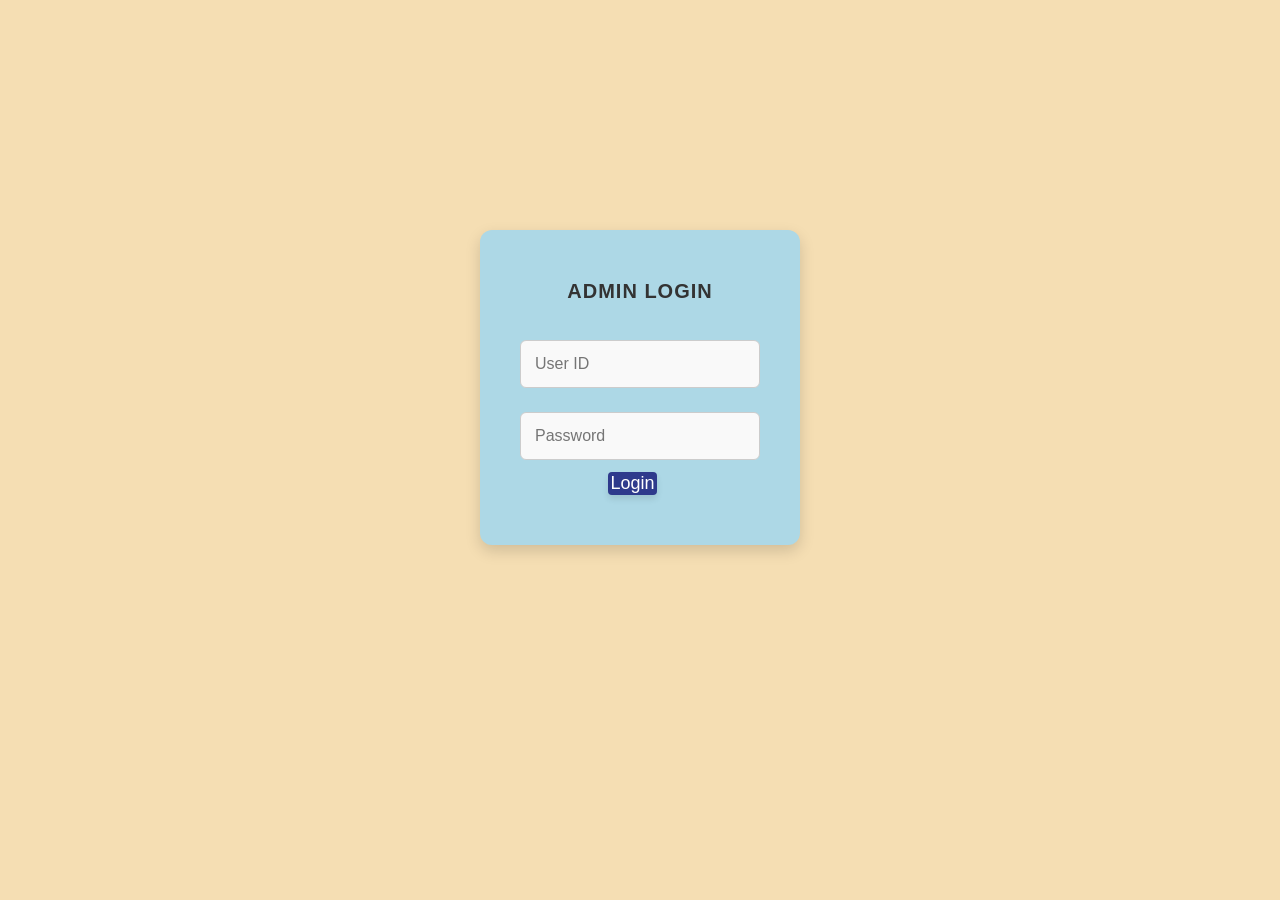
<file: login.html>
<!DOCTYPE html>
<html lang="en">
<head>
    <meta charset="UTF-8">
    <meta name="viewport" content="width=device-width, initial-scale=1.0">
    <title>Admin Login</title>
    <link rel="stylesheet" href="styles.css">
    <body style="background-color:wheat"></body>
</head>
<body >
    <section id="login-form">
        <h2>Admin Login</h2>
        <form action="login.php" method="POST">
            <input type="text" name="user_id" placeholder="User ID" required>
            <input type="password" name="password" placeholder="Password" required>
            <button type="submit">Login</button>
        </form>
    </section>
</body>
</html>
</file>
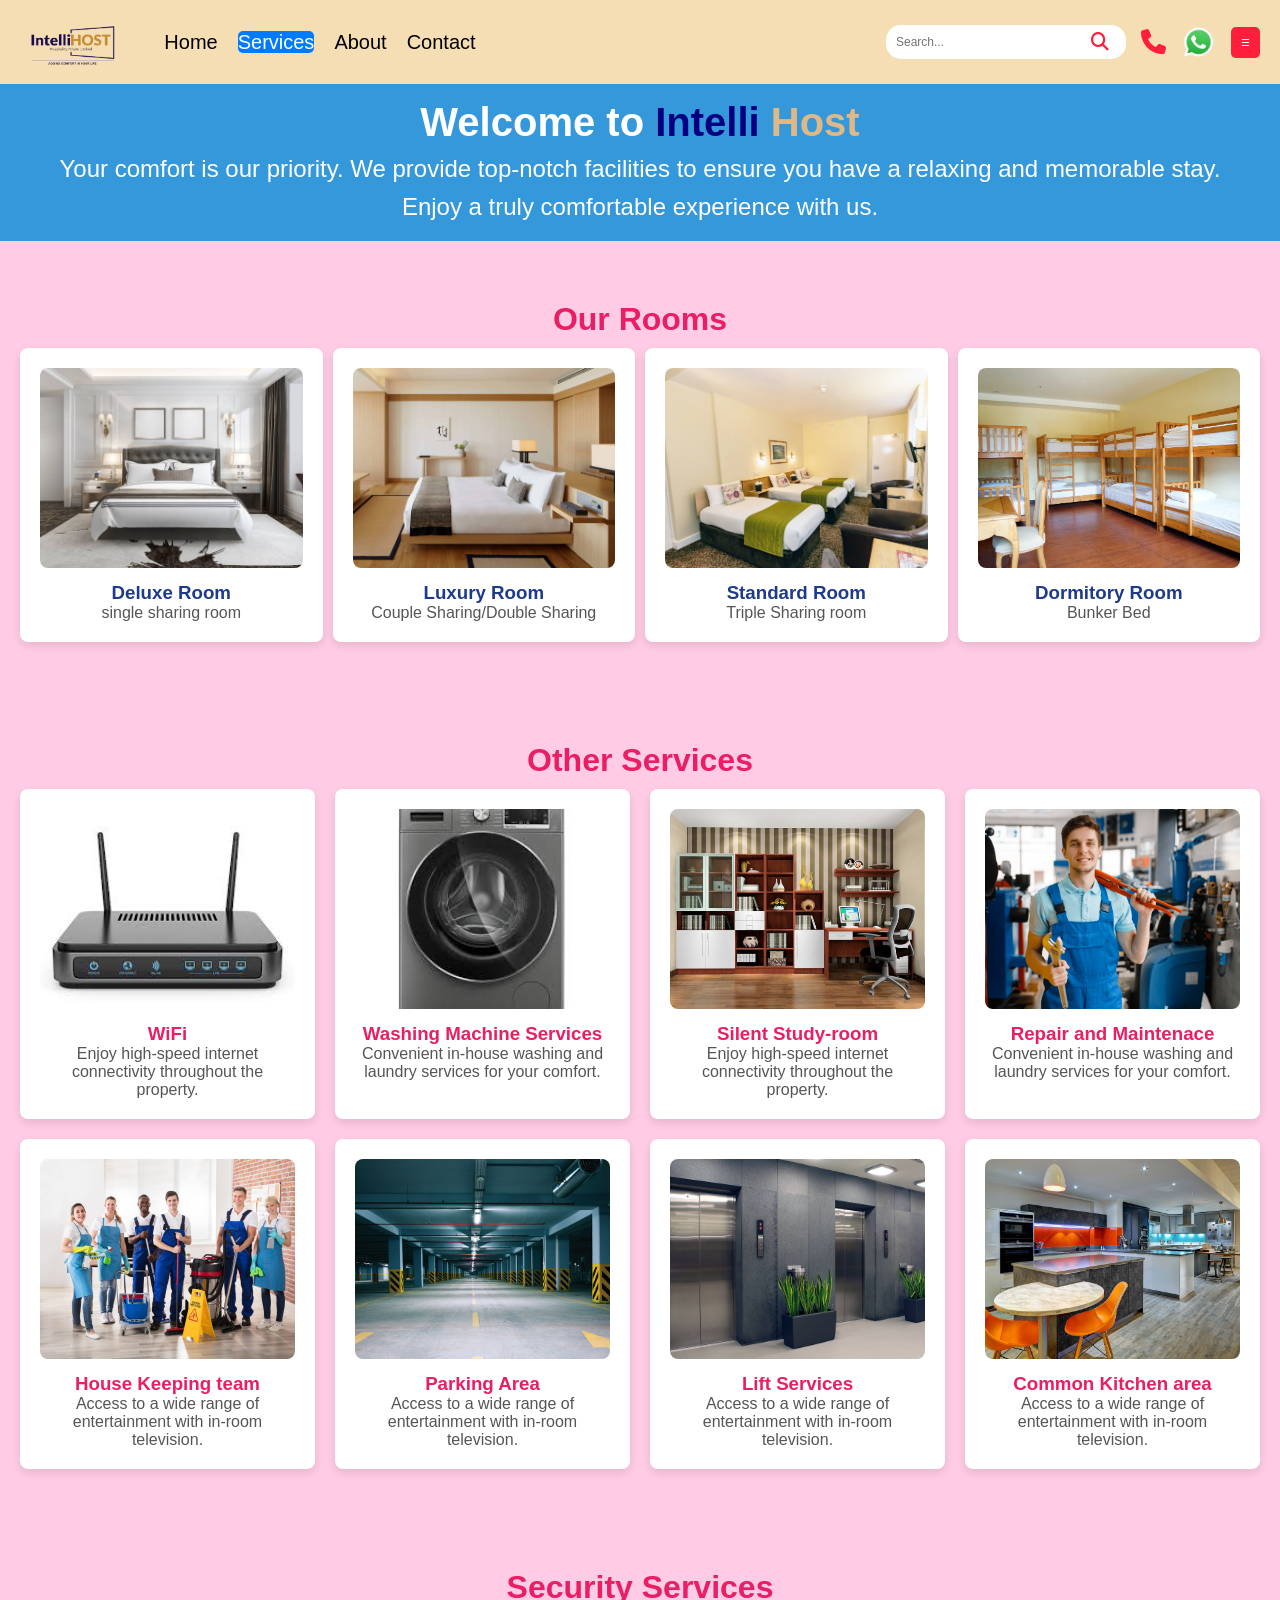
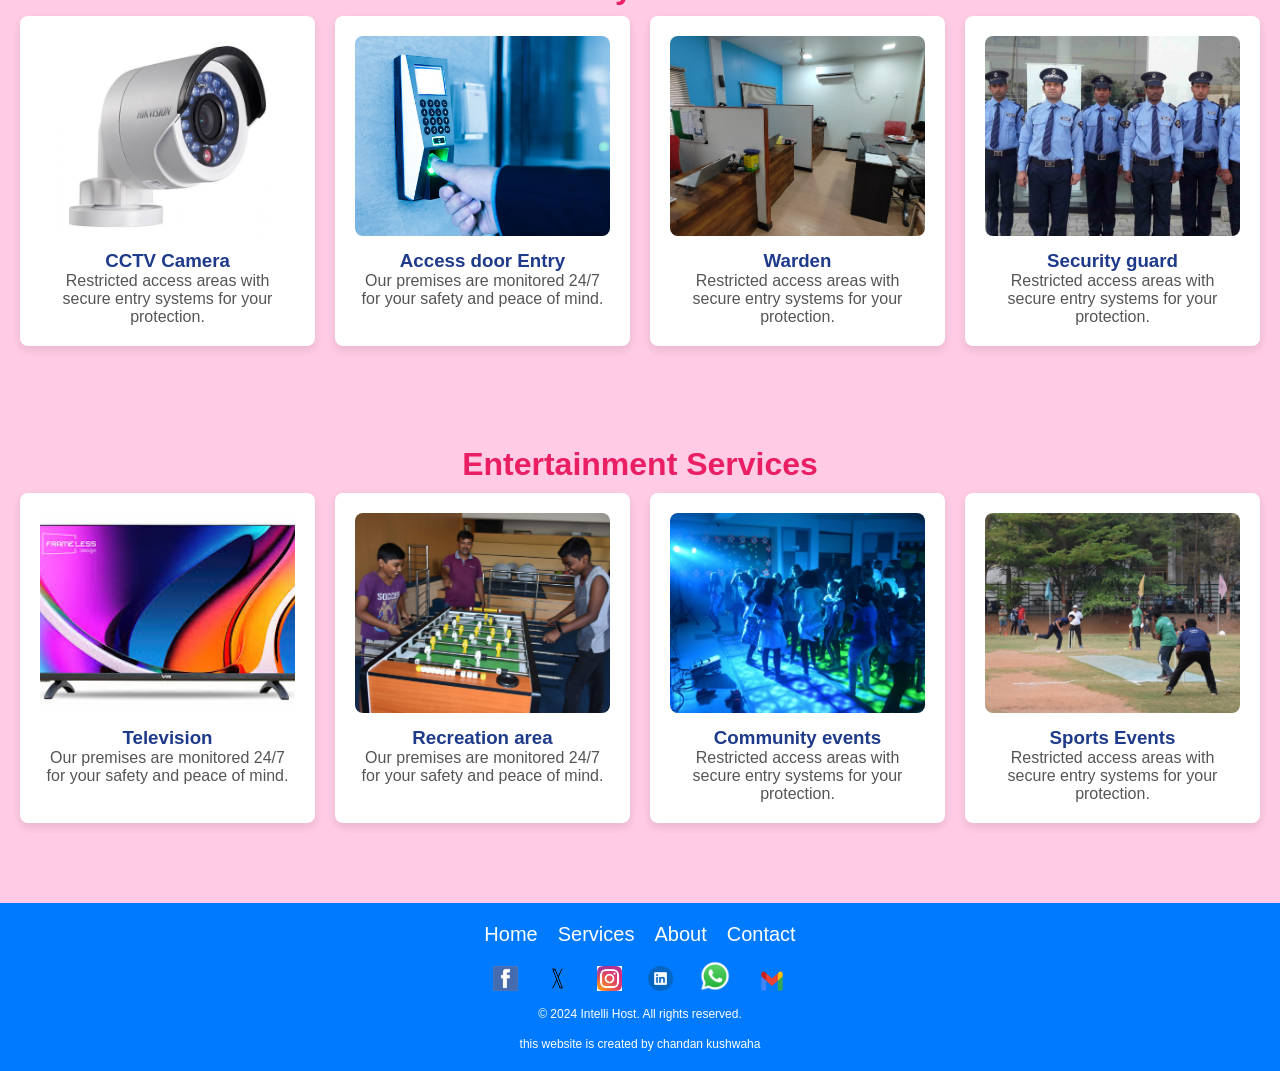
<file: service.html>
<!DOCTYPE html>
<html lang="en">
<head>
    <meta charset="UTF-8">
    <meta name="viewport" content="width=device-width, initial-scale=1.0">
    <link rel="stylesheet" href="https://cdnjs.cloudflare.com/ajax/libs/font-awesome/6.0.0-beta3/css/all.min.css"> <!-- Font Awesome Link -->
    <link rel="stylesheet" href="style.css">
    <link rel="stylesheet" href="stylem.css">
    <link rel="stylesheet" href="style3.css">
    <link rel="stylesheet" href="stylem3.css">
    
    

    <title>Intelli Host</title>
    <link rel="icon" href="image/logo1.png" type="image/png" />
    <meta property="og:image" content="image/ logo1.png" />
    <meta property="og:image:type" content="image/png" />
    <meta property="og:image:width" content="400" />
    <meta property="og:image:height" content="300" />
    <link rel="stylesheet" href="https://cdnjs.cloudflare.com/ajax/libs/font-awesome/6.1.1/css/all.min.css">
    <meta property="og:image" content="image/logo1.png">
    <body style="background-color:  hsla(330, 100%, 80%, 0.5);"></body>
</head>
<body>
    
    <nav class="navbar">
        <div class="logo">
            <a href="index.html">
         <img src="image/logo1.png" alt="Intelli Host Logo" /> <!-- Added descriptive alt text -->
            </a>
        </div>
        <ul class="nav-links">
            <li><a href="index.html">Home</a></li>
            <li><a class ="active" href="service.html">Services</a></li>
            <li><a href="about.html">About</a></li> 
            <li><a href="contact.html">Contact</a></li>
        </ul>
        <div class="icons">
            <div class="search-container">
                <input type="text" id="search-input" placeholder="Search..." class="search-input" aria-label="Search" />
                <button id="search-btn" class="search-btn" aria-label="Search">
                    <i class="fas fa-search"></i> <!-- Font Awesome Search Icon -->
                </button>
            </div>
           <!-- Phone Icon using Font Awesome -->
           <a href="tel:+919067574790" class="icon phone-icon" aria-label="Call Us">
            <i class="fas fa-phone"></i> <!-- Font Awesome Phone Icon -->
           
        </a>
        <!-- WhatsApp Icon -->
        <a href="https://wa.me/+919067574790?text=Hi%20Intelli%20Host!%20I'm%20looking%20for%20a%20rental%20home" target="_blank" class="whatsapp-link" aria-label="Chat on WhatsApp">
            <img src="image/wa.png" alt="WhatsApp" class="whatsapp-image">
        </a>
        
            <ol class="menu-item">
                <button id="menu-btn" class="menu-btn">☰</button>
                <div id="dropdown-menu" class="dropdown-menu">
                    <span id="close-btn" class="close-btn">&times;</span>

                    <ul>
                        <li><a href="#" id="login-link">Login</a></li>
                        <li><a href="#" id="signup-link">Sign Up</a></li>
                        <li><a href="index.html">Home</a></li>
                        <li><a href="service.html">Services</a></li>
                        <li><a href="about.html">About</a></li>
                        <li><a href="contact.html">Contact</a></li>
                    </ul>
                </div>

            </ol>

        </div>
    </nav>

   
    <header>
        <h1>Welcome to <span class="intelli">Intelli</span> <span class="host">Host</span></h1>
        <p>Your comfort is our priority. We provide top-notch facilities to ensure you have a relaxing and memorable stay.</p>
        <p class="welcome-phrase">Enjoy a truly comfortable experience with us.</p>
    </header>
    
    
    <!-- Rooms Section -->
    <section class="rooms">
        <h2>Our Rooms</h2>
        <div class="room-list">
            <div class="room-item">
                <img src="images/r3.jpg" alt="Deluxe Room">
                <h3>Deluxe Room</h3>
                <p>single sharing room</p>
            </div>
            <div class="room-item">
                <img src="images/r4.jpg" alt="Luxury Room">
                <h3>Luxury Room</h3>
                <p>Couple Sharing/Double Sharing</p>
            </div>
            <div class="room-item">
                <img src="images/f1.jpg" alt="Standard Room">
                <h3>Standard Room</h3>
                <p>Triple Sharing room</p>
            </div>
            
           
            <div class="room-item">
                <img src="images/dr.jpg" alt="Standard Room">
                <h3>Dormitory Room</h3>
                <p>Bunker Bed</p>
            </div>
           
        </div>
    </section>

    <!-- Other Services Section -->
    <section class="services">
        <h2>Other Services</h2>
        <div class="service-list">
            <div class="service-item">
                <img src="images/wi2.jpeg" alt="WiFi Service">
                <h3>WiFi</h3>
                <p>Enjoy high-speed internet connectivity throughout the property.</p>
            </div>
            <div class="service-item">
                <img src="images/w2.jpeg" alt="Washing Service">
                <h3>Washing Machine Services</h3>
                <p>Convenient in-house washing and laundry services for your comfort.</p>
            </div>
            
            <div class="service-item">
                <img src="images/st.jpg" alt="WiFi Service">
                <h3>Silent Study-room</h3>
                <p>Enjoy high-speed internet connectivity throughout the property.</p>
            </div>
            <div class="service-item">
                <img src="images/pl.png" alt="Washing Service">
                <h3>Repair and Maintenace</h3>
                <p>Convenient in-house washing and laundry services for your comfort.</p>
            </div>

            <div class="service-item">
                <img src="images/hk.jpg" alt="Television Service">
                <h3>House Keeping team</h3>
                <p>Access to a wide range of entertainment with in-room television.</p>
            </div>

            <div class="service-item">
                <img src="images/pa.jpg" alt="Television Service">
                <h3>Parking Area</h3>
                <p>Access to a wide range of entertainment with in-room television.</p>
            </div>
        
            <div class="service-item">
                <img src="images/Lift.jpg" alt="Television Service">
                <h3>Lift Services</h3>
                <p>Access to a wide range of entertainment with in-room television.</p>
            </div>

            <div class="service-item">
                <img src="images/kit.jpg" alt="Television Service">
                <h3>Common Kitchen area</h3>
                <p>Access to a wide range of entertainment with in-room television.</p>
            </div>
            

        </div>
    </section>

    <!-- Security Services Section -->
    <section class="security">
        <h2>Security Services</h2>
        <div class="security-list">
            <div class="security-item">
                <img src="images/cc.jpg" alt="CCTV Camera">
                <h3>CCTV Camera</h3>
                <p>Restricted access areas with secure entry systems for your protection.</p>
            </div>
            <div class="security-item">
                <img src="images/door.jpg" alt="Access door Entry">
                <h3>Access door Entry</h3>
                <p>Our premises are monitored 24/7 for your safety and peace of mind.</p>
            </div>
            <div class="security-item">
                <img src="images/wa.jpeg" alt="Warden">
                <h3>Warden</h3>
                <p>Restricted access areas with secure entry systems for your protection.</p>
            </div>
            <div class="security-item">
                <img src="images/se.jpg" alt="Security guard">
                <h3>Security guard</h3>
                <p>Restricted access areas with secure entry systems for your protection.</p>
            </div>
            


            
        </div>
    </section>

    <!-- Security Services Section -->
    <section class="security">
        <h2>Entertainment  Services</h2>
        <div class="security-list">
            <div class="security-item">
                <img src="images/t2.jpeg" alt="CCTV Security">
                <h3>Television</h3>
                <p>Our premises are monitored 24/7 for your safety and peace of mind.</p>
            </div>
            <div class="security-item">
                <img src="images/ind.jpg" alt="CCTV Security">
                <h3>Recreation area</h3>
                <p>Our premises are monitored 24/7 for your safety and peace of mind.</p>
            </div>
            <div class="security-item">
                <img src="images/ev.jpg" alt="Secure Access">
                <h3>Community events</h3>
                <p>Restricted access areas with secure entry systems for your protection.</p>
            </div>
            <div class="security-item">
                <img src="images/cr.jpg" alt="Secure Access">
                <h3>Sports Events</h3>
                <p>Restricted access areas with secure entry systems for your protection.</p>
            </div>


            
            
        </div>
    </section>

    <footer class="footer">
        <div class="footer-nav">
            <ul class="footer-links">
                <li><a href="index.html">Home</a></li>
                <li><a href="service.html">Services</a></li>
                <li><a href="about.html">About</a></li>
                <li><a href="contact.html">Contact</a></li>
            </ul>
        </div>
        <div class="social-media">
            <!-- Facebook -->
            <a href="https://www.facebook.com/johndoe" target="_blank" class="social-icon">
                <img src="image/fa.png" alt="Facebook" style="width: 25px; height: 25px;">
            </a>
            <!-- Twitter -->
            <a href="https://www.twitter.com/johndoe" target="_blank" class="social-icon">
                <img src="image/tw.png" alt="Twitter" style="width: 25px; height: 25px;">
            </a>
            <!-- Instagram -->
            <a href="https://www.instagram.com/johndoe" target="_blank" class="social-icon">
                <img src="image/ins.jpg" alt="Instagram" style="width: 25px; height: 25px;">
            </a>
            <!-- LinkedIn -->
            <a href="https://www.linkedin.com/in/johndoe" target="_blank" class="social-icon">
                <img src="image/lin.png" alt="LinkedIn" style="width: 25px; height: 25px;">
            </a>
            <!-- WhatsApp -->
            <a href="https://wa.me/+919067574790?text?text?text=Hi%20Intelli%20Host!%20I'm%20looking%20for%20a%20rental%20home" target="_blank" class="social-icon">
                <img src="image/wha.png" alt="WhatsApp" style="width: 30px; height: 30px;">
            </a>
            <!-- Email (Gmail) -->
            <a href="https://mail.google.com/mail/?view=cm&fs=1&to=intellihost7@gmail.com" target="_blank" class="social-icon">
                <img src="image/gm.png" alt="Email" style="width: 30px; height: 20px;">
            </a>
        </div>
        
        
        <p>&copy; 2024 Intelli Host. All rights reserved.</p><br>
        <p>this website is created by chandan kushwaha</p>
    </footer>
    <script src="main.js"></script>

    

</body>
</html>
</file>
<file: style.css>
* {
    margin: 0;
    padding: 0;
    box-sizing: border-box;
}

body {
    margin: 0;
    font-family: Arial, sans-serif;
    margin-top: 110px;
}

.navbar {
    display: flex;
    justify-content: space-between;
    align-items: center;
    background-color:wheat;
    padding: 10px 20px;
    position: relative;
    position: fixed;
    width: 100%;
    top: 0;
    z-index: 10;
}

.logo img {
    height: 60px;
    margin-right: 40px;
}

.nav-links {
    list-style-type: none;
    margin: 0;
    padding: 0;
    display: flex;
    flex-grow: 1;
    justify-content: flex-start;
    font-size: 18px;
}

.nav-links li {
    display: inline;
    margin-right: 20px;
}

.nav-links a {
    text-decoration: none;
    color:black;
    font-size: 20px;
    transition: color 0.3s ease;
}

.nav-links a.active {
    color: #fff;
    background-color: #007BFF;
    border-radius: 5px;
}


.nav-links a:hover {
    color: #ff1e3b;
    border-bottom: 2px solid navy; /* Underline on hover */
}





.icons {
    display: flex;
    align-items: center;
    gap: 15px;
}

.search-container {
    display: flex;
    align-items: center;
}

.search-input {
    padding: 10px;
    font-size: 12px;
    border-radius: 15px;
    border: 1px ;
    outline: none;
    width: 100%;
    padding-right: 80px;
}

.search-btn {
    position: absolute;
    right: 160px;
    top: 50%;
    transform: translateY(-50%);
    background-color: transparent;
    border: none;
    cursor: pointer;
    color: #ff1e3b;
    border-radius: 50%;
    width: 40px;
    height: 40px;
    display: flex;
    justify-content: center;
    align-items: center;
    padding: 0;
}

.search-btn i {
    font-size: 18px;
}

.search-btn:hover {
    background-color: #45a049;
}

.icon {
    color:#ff1e3b;
    font-size: 24px;
    text-decoration: none;
}

.icon:hover {
    color:royalblue;
}


.whatsapp-link {
    display: inline-block;
    text-decoration: none;
}

.whatsapp-image {
    width: 35px;
    height: 35px;
    object-fit: contain;
    display: block;
}

.whatsapp-link:hover .whatsapp-image {
    width: 40px;
    height: 40px;
    transition: all 0.1s ease;
}


.phone-icon {
    font-size: 25px;
}

.footer {
    background-color:#007bff;
    color: white;
    text-align: center;
    padding: 20px 20px;
    font-size: 14px;
    position: relative;
    bottom: 0;
    width: 100%;
}

.footer-nav {
    margin-bottom: 15px;
}

.footer-links {
    list-style-type: none;
    margin: 0;
    padding: 0;
    display: flex;
    justify-content: center;
    gap: 20px;
}

.footer-links li {
    display: inline;
}

.footer-links a {
    text-decoration: none;
    color: white;
    font-size: 20px;
}

.footer-links a:hover {
    color: #25D366;
}

.social-media {
    margin-bottom: 10px;
}

.social-icon {
    color: white;
    font-size: 24px;
    margin: 0 10px;
    text-decoration: none;
}

.social-icon:hover {
    color: #25D366;
}

.footer p {
    margin: 0;
    font-size: 12px;
}





.slideshow-container {
    width: 95%;
    height: 75vh;
    overflow: hidden;
    position: relative;
    margin: 0 auto;
    background-color: #333;
    margin-bottom: 40px;
    border-radius: 25px;
}



.slideshow-text {
    position: absolute;
    top: 50%;
    left: 50%;
    transform: translate(-50%, -50%);
    padding: 20px;
    text-align: center;
    font-size: 30px;
    font-weight: 600;
    max-width: 100%;
    line-height: 1.5;
    z-index: 3;
    color: black;
    border-radius: 10px;
}

.slideshow-text p {
    font-size: 18px;
    line-height: 1.5;
    margin: 0;
    position: relative;
    padding: 0;
    margin-bottom: 100px;
}

.first-part,
.second-part {
    line-height: 1.5;
    color: black;
}

.first-part {
    font-weight: 700;
    font-size: 30px;
    font-weight: bold;
}

.second-part {
    font-size: 25px;
    font-weight: normal;
}





.slideshow {
    display: flex;
    animation: slide 25s infinite;
    width: 400%;
}

.slideshow img {
    width: 100vw;
    height: 100vh;
    object-fit: cover;
}

@keyframes slide {
    0% {
        transform: translateX(0);
    }
    25% {
        transform: translateX(-100vw);
    }
    50% {
        transform: translateX(-200vw);
    }
    75% {
        transform: translateX(-300vw);
    }
    100% {
        transform: translateX(0);
    }
}

body {
    margin-top: 110px;
}

.our-city {
    text-align: center;
    padding: 20px;
    color:gold ;
}

.our-city h2{
    font-size: 2rem;
    margin-bottom: 20px;
}

.city-images {
    display: grid;
    grid-template-columns: repeat(4, 1fr);
    grid-template-rows: repeat(2, 250px);
    gap: 20px;
    justify-items: center;
}

.city-image {
    position: relative;
    width: 100%;
    height: 250px;
    overflow: hidden;
    border-radius: 8px;
    box-shadow: 0 4px 8px rgba(0, 0, 0, 0.2);
}

.city-image img {
    width: 100%;
    height: 100%;
    object-fit: cover;
}
.city-image img:hover
{
    transform: scale(1.05);
    transition: transform 0.3s ease;
}

.city-name {
    position: absolute;
    bottom: 10px;
    left: 50%;
    transform: translateX(-50%);
    background-color: rgba(0, 0, 0, 0.5);
    color: white;
    font-size: 18px;
    padding: 5px 10px;
    border-radius: 4px;
    text-align: center;
}




.our-template {
    text-align: center;
    padding: 50px 20px;
    background-color: #e9e9e9;
}

.our-template h2 {
    font-size: 2rem;
    margin-bottom: 20px;
    color:#2c3e50;
}

.template-images {
    display: grid;
    grid-template-columns: repeat(4, 1fr);
    gap: 10px;
    justify-items: stretch;
}

.template-images img {
    width: 100%;
    height: 150%;
    object-fit: cover;
    border-radius: 8px;
    box-shadow: 0 4px 8px rgba(0, 0, 0, 0.1);
}

.template-images img {
    aspect-ratio: 1;
}

.template-images img:hover {
    transform: scale(1.05);
    transition: transform 0.3s ease;
}

.image-container {
    position: relative;
    overflow: hidden;
  }
  
  .image-container img {
    transition: transform 0.5s ease;
    width: 100%;
  }
  
  .image-container:hover img {
    transform: scale(1.2);
  }
  


.auth-btn {
    background-color: #4CAF50;
    color: white;
    padding: 10px 20px;
    border: none;
    border-radius: 5px;
    cursor: pointer;
    font-size: 1rem;
    margin-left: 15px;
}

.auth-btn:hover {
    background-color: #45a049;
}

.auth-modal {
    display: none;
    position: fixed;
    top: 0;
    left: 0;
    width: 100%;
    height: 100%;
    background-color: rgba(0, 0, 0, 0.5);
    z-index: 1000;
    padding-top: 60px;
}

.auth-modal-content {
    background-color: white;
    margin: 5% auto;
    padding: 20px;
    border-radius: 10px;
    width: 80%;
    max-width: 500px;
    display: flex;
    flex-direction: column;
    align-items: center;
    justify-content: center;
    position: relative;
}

.close-btn {
    color: #aaa;
    font-size: 28px;
    font-weight: bold;
    position: absolute;
    top: 10px;
    right: 25px;
}

.close-btn:hover,
.close-btn:focus {
    color: black;
    text-decoration: none;
    cursor: pointer;
}

.auth-form {
    display: flex;
    flex-direction: column;
    align-items: center;
    margin: 10px 0;
    width: 100%;
}

.auth-form h2 {
    text-align: center;
    font-size: 1.5rem;
    font-weight: bold;
    margin-bottom: 20px;
    color: #333;
}

.auth-form input {
    width: 100%;
    padding: 10px;
    margin: 10px 0;
    border: 1px solid #ddd;
    border-radius: 5px;
    font-size: 1rem;
    box-sizing: border-box;
}

.auth-form .submit-btn {
    width: 100%;
    padding: 10px;
    background-color: #4CAF50;
    color: white;
    border: none;
    border-radius: 5px;
    font-size: 1.2rem;
    cursor: pointer;
    margin-top: 10px;
}

.auth-form .submit-btn:hover {
    background-color: #45a049;
}

.show {
    display: block;
}


.menu-item {
    position: relative;
}

.menu-btn {
    background-color:#ff1e3b;
    color: white;
    font-size: 10px;
    border: none;
    cursor: pointer;
    padding: 10px;
    border-radius: 5px;
    transition: background-color 0.3s ease;
}

.menu-btn:hover {
    background-color: blue;
}


.dropdown-menu {
    display: none;
    position: fixed;
    top: 0;
    right: 0;
    background-color:#00bcd4;
    width: 250px;
    height: 100%;
    border-radius: 0px;
    box-shadow: 0px 4px 6px rgba(0, 0, 0, 0.2);
    z-index: 1000;
    padding-top: 20px;
    transition: transform 0.3s ease-in-out;
}

.dropdown-menu ul {
    list-style: none;
    padding: 0;
    margin: 0;
}

.dropdown-menu li {
    padding: 12px 20px;
    margin-bottom: 10px;
    border-bottom: 1px solid #34495E;
    transition: background-color 0.2s ease;
}

.dropdown-menu li a {
    color: white;
    text-decoration: none;
    display: block;
    font-size: 16px;
    font-weight: 500;
    padding: 8px 0;
    text-align: center;
}

.dropdown-menu li a:hover {
    background-color: #E74C3C;
    color: white;
    border-radius: 4px;
}

.dropdown-menu li a.active {
    background-color: #2980B9;
    color: white;
    font-weight: 600;
}

.dropdown-menu .close-btn {
    position: absolute;
    top: 20px;
    left: 20px;
    font-size: 24px;
    color: white;
    background-color: transparent;
    border: none;
    cursor: pointer;
}

.auth-modal {
    display: none;
    position: fixed;
    top: 0;
    left: 0;
    width: 100%;
    height: 100%;
    background-color: rgba(0, 0, 0, 0.5);
    justify-content: center;
    align-items: center;
}

.auth-modal-content {
    background-color: white;
    padding: 30px;
    border-radius: 8px;
    width: 400px;
    text-align: center;
}

.auth-form input {
    width: 100%;
    padding: 10px;
    margin: 10px 0;
    border-radius: 5px;
    border: 1px solid #ccc;
}

.submit-btn {
    background-color: green;
    color: white;
    padding: 10px 20px;
    border: none;
    cursor: pointer;
    border-radius: 5px;
}

.submit-btn:hover {
    background-color: blue;
}

.close-btn {
    position: absolute;
    top: 10px;
    right: 10px;
    font-size: 25px;
    cursor: pointer;
}

.close-btn {
    position: absolute;
    top: 10px;
    right: 10px;
    font-size: 30px;
    color: black;
    cursor: pointer;
    transition: color 0.3s ease;
}

.close-btn:hover {
    color: red;
}



#open-chatbot {
    display: flex;
    align-items: center;
    padding: 10px 20px;
    background-color: #4CAF50;
    color: white;
    border: none;
    border-radius: 15px;
    font-size: 16px;
    cursor: pointer;
    transition: background-color 0.3s ease;
    position: fixed;
    bottom: 20px;
    right: 20px;
    z-index: 1000;
}

#open-chatbot:hover {
    background-color: #45a049;
}

.chatbot-avatar {
    width: 24px;
    height: 24px;
    margin-right: 10px;
    border-radius: 50%;
}

#chatbot-container {
    position: fixed;
    bottom: 130px;
    right: 20px;
    width: 300px;
    height: 400px;
    background-color: #fff;
    border-radius: 20px;
    box-shadow: 0px 0px 10px rgba(0, 0, 0, 0.1);
    display: flex;
    flex-direction: column;
    z-index: 1000;
}

#chatbot-header {
    display: flex;
    justify-content: space-between;
    padding: 10px;
    background-color: #4CAF50;
    color: white;
    border-radius: 10px 10px 0 0;
    font-weight: bold;
}

#close-chatbot {
    background: none;
    border: none;
    color: white;
    font-size: 18px;
    cursor: pointer;
}

#chatbot-messages {
    flex-grow: 1;
    padding: 10px;
    overflow-y: auto;
    height: calc(100% - 60px);
}

.chatbot-message {
    display: flex;
    margin-bottom: 10px;
}

.chatbot-message.bot {
    flex-direction: row;
}

.bot-avatar {
    margin-right: 10px;
}

#chatbot-input {
    padding: 10px;
    display: flex;
    justify-content: space-between;
    background-color: #f1f1f1;
    border-radius: 0 0 10px 10px;
}

#user-input {
    width: 80%;
    padding: 5px;
    border: 1px solid #ccc;
    border-radius: 5px;
}

#send-message {
    padding: 6px 12px;
    background-color: #4CAF50;
    border: none;
    color: white;
    border-radius: 5px;
    cursor: pointer;
}

#send-message:hover {
    background-color: #45a049;
}

.bot-avatar-img {
    width: 40px;
    height: 40px;
    border-radius: 50%;
    object-fit: cover;
}

.search-bar-container {
    position: absolute;
    top: 290px;
    left: 50%;
    transform: translateX(-50%);
    width: 80%;
    z-index: 10;
}

.search-bar {
    width: 90%;
    height: 75px;
    padding: 10px;
    font-size: 20px;
    border: 2px solid #ddd;
    border-radius: 35px;
    box-sizing: border-box;
    background-color: rgba(255, 255, 255, 0.8);
    gap: 50px;
}

.search-bar-container button {
    position: absolute;
    right: 125px;
    top: 12px;
    bottom: 0;
    width: 140px;
    height: 65%;
    background-color: #ff1e3b;
    color: white;
    border: none;
    border-radius: 20px;
    font-size: 18px;
    cursor: pointer;
}

.search-bar-container button:hover {
    background-color: #0056b3;
}




.slideshow {
    display: flex;
    overflow: hidden;
    position: relative;
}

.slideshow img {
    width: 100%;
    height: auto;
    object-fit: cover;
    transition: transform 1s ease-in-out;
}

.video-section {
    background-color: wheat;
    padding: 40px 20px;
    text-align: center;
}

.video-container {
    position: relative;
    display: flex;
    justify-content: center;
    align-items: center;
    max-width: 100%;
    margin: 0 auto;
    background-color: white;
    border-radius: 10px;
    overflow: hidden;
    height: 400px;
}

.video-section {
    background-color:#e9e9e9;
    padding: 20px 20px;
    text-align: center;
}

.video-section h2 {
    font-size: 1.6em;
    color: #333;
    font-family: 'Arial', sans-serif;
    margin-bottom: 20px;
    font-weight: bold;
    margin-top: 0;
}

.video-container {
    position: relative;
    max-width: 100%;
    margin: 0 auto;
    background-color:#e9e9e9;
    height: 360px;
}

.play-button {
    position: absolute;
    top: 50%;
    left: 50%;
    transform: translate(-50%, -50%);
    font-size: 3em;
    color: white;
    background-color: rgba(0, 0, 0, 0.5);
    padding: 20px;
    border-radius: 50%;
    cursor: pointer;
}

video.playing + .play-button {
    display: none;
}

.our-Events {
    padding: 40px 20px;
    background-color: #fff;
    text-align: center;
    margin-bottom: 200px;
    padding-top: 100px;

    
    
}

.our-Events h2 {
    font-size: 2em;
    margin-top: 10px;
    color:blue;
    text-transform: uppercase;
    letter-spacing: 2px;
    
}

.events-images {
    display: grid;
    grid-template-columns: repeat(4, 1fr);
    justify-items: center;
    margin-top: 200px;
    
}

.image-container {
    position: relative;
    width: 95%; 
    padding-top: 80%; 
    overflow: hidden;
}

.events-images img {
    position: absolute;
    top: 0;
    left: 0;
    width: 100%;
    height: 100%;
    object-fit: cover;
    border-radius: 8px;
    transition: transform 0.3s ease, box-shadow 0.3s ease;
}

.events-images img:hover {
    transform: scale(1.05);
    box-shadow: 0 4px 15px rgba(0, 0, 0, 0.1);
}




/*....................................................................*/



@media (max-width: 768px) {

    .icons {
        display: flex;
        align-items: center;
        gap: 10px;
    }

    .search-container {
        display: flex;
        align-items: center;
        position: relative;
    }

    .search-input {
        padding: 8px;
        font-size: 12px;
        border-radius: 12px;
        border: 1px solid #ccc;
        outline: none;
        width: 100%;
        padding-right: 60px;
    }

    .search-btn {
        position: absolute;
        right: 10px;
        top: 50%;
        transform: translateY(-50%);
        background-color: transparent;
        border: none;
        cursor: pointer;
        color: #ff1e3b;
        border-radius: 50%;
        width: 30px;
        height: 35px;
        display: flex;
        justify-content: center;
        align-items: center;
        padding: 0;
    }

    .search-btn i {
        font-size: 18px;
    }

    .search-btn:hover {
        background-color: #45a049;
    }

    .icon {
        color: #ff1e3b;
        font-size: 18px;
        text-decoration: none;
    }

    .icon:hover {
        color: royalblue;
    }

    .whatsapp-link {
        display: inline-block;
        text-decoration: none;
    }

    .whatsapp-image {
        width: 35px;
        height: 35px;
        object-fit: contain;
        display: block;
    }

    .whatsapp-link:hover .whatsapp-image {
        width: 40px;
        height: 40px;
        transition: all 0.1s ease;
    }

    .phone-icon {
        font-size: 25px;
    }

    .auth-modal-content {
        width: 55%;
        padding: 10px;
    }

    .auth-form h2 {
        font-size: 1.7rem;
    }

    .auth-form input,
    .auth-form .submit-btn {
        width: 95%;
        font-size: 20px;
        height: 50px;
    }

    .auth-btn {
        font-size: 1.5rem;
        padding: 6px 12px;
    }

    .menu-btn {
        width: 30px;
        font-size: 16px;
        padding: 4px;
        height: 30px;
    }

    .dropdown-menu {
        width: 20%;
        padding-top: 10px;
    }

    .dropdown-menu li {
        padding: 6px 8px;
        font-size: 28px;
    }
    .slideshow-container {
        height: 60vh;
        width: 95%;
        margin-bottom: 60px;
    }

    .slideshow-text p {
        font-size: 10px;
        line-height: 1;
        margin: 0;
        padding: 0;
        margin-bottom: 220px;
        text-align: center;
        
    }


    .slideshow-text .first-part {
        font-weight: bold;
        font-size: 32px;
        
    }

    .slideshow-text .second-part {
        font-style: italic;
        font-size: 28px;
    }

    .slideshow img {
        height: 60vh;
        opacity: 0.8;
    }

    .search-bar-container {  
        top: 280px;
        left: 50%;
    }

    .search-bar {
        width: 90%;
        height: 60px;
        padding: 20px;
        font-size: 20px;
        border: 2px solid #ddd;
        border-radius: 35px;
        box-sizing: border-box;
    }

    .search-bar-container button {
        width: 100px;
        font-size: 10px;
        margin-bottom: 20px;
        height: 30px;
        right: 80px;
    }

    .city-images {
        grid-template-columns: repeat(2, 1fr);
    }

    .template-images {
        grid-template-columns: repeat(2, 1fr);
        gap: 10px;
    }
    .events-images {
        display: grid;
        grid-template-columns: repeat(2, 1fr);
        gap: 10px; 
    }

   
    
    
   
}
</file>
<file: stylem.css>
@media (max-width: 360px) {
    .navbar {
        display: flex;
        justify-content: space-between;
        align-items: center;
        background-color: wheat;
        padding: 5px 10px;
        position: fixed;
        width: 100%;
        top: 0;
        z-index: 10;
    }

    .logo img {
        height: 50px;
        margin-right: 20px;
    }

    .nav-links {
        display: none;
    }

    .icons {
        display: flex;
        align-items: center;
        gap: 10px;
    }

    .search-container {
        display: flex;
        align-items: center;
        position: relative;
    }

    .search-input {
        padding: 8px;
        font-size: 10px;
        border-radius: 12px;
        border: 1px solid #ccc;
        outline: none;
        width: 100%;
        padding-right: 60px;
    }

    .search-btn {
        position: absolute;
        right: 10px;
        top: 50%;
        transform: translateY(-50%);
        background-color: transparent;
        border: none;
        cursor: pointer;
        color: #ff1e3b;
        border-radius: 50%;
        width: 30px;
        height: 30px;
        display: flex;
        justify-content: center;
        align-items: center;
        padding: 0;
    }

    .search-btn i {
        font-size: 14px;
    }

    .search-btn:hover {
        background-color: #45a049;
    }

    .icon {
        color: #ff1e3b;
        font-size: 20px;
        text-decoration: none;
    }

    .icon:hover {
        color: royalblue;
    }

    .whatsapp-link {
        display: inline-block;
        text-decoration: none;
    }

    .whatsapp-image {
        width: 25px;
        height: 25px;
        object-fit: contain;
        display: block;
    }

    .whatsapp-link:hover .whatsapp-image {
        width: 30px;
        height: 30px;
        transition: all 0.1s ease;
    }

    .phone-icon {
        font-size: 20px;
    }

    
    .auth-modal-content {
        width: 75%; 
        padding: 10px;
    }
    
    .auth-form h2 {
        font-size: 1.5rem;
    }
    
    .auth-form input,
    .auth-form .submit-btn {
        width: 95%;
        font-size: 12px;
    }
    
    .auth-btn {
        font-size: 1rem;
        padding: 6px 12px;
    }
    
    .menu-btn {
        width: 22px;
        font-size: 12px;
        padding: 4px;
        height: 25px;
    }
    
    .dropdown-menu {
        width: 25%;
        padding-top: 50px;
    }
    
    .dropdown-menu li {
        padding: 6px 8px;
        font-size: 18px;
    }
    


    .slideshow-container {
        height: 50vh;
        width: 95%;
        margin-bottom: 50px;
    }

    
   

    .slideshow img {
        height: 50vh;
        opacity: 0.8;
    }


    .slideshow-text p {
        font-size: 14px;
        text-align: center;
        line-height: 1.5;
        top: 35px;
        width: 250px;
    }

    .slideshow-text .first-part {
        font-weight: bold;
        font-size: 22px;
    }

    .slideshow-text .second-part {
        font-style: italic;
        font-size: 18px;
    }
    .search-bar-container {  
        top: 200px;
        left: 50%;
           
    }
    
    .search-bar {
        width: 100%;
        height: 55px;
        padding: 10px;
        font-size: 15px;
        border: 2px solid #ddd;
        border-radius: 35px;
        box-sizing: border-box;
       
    }
    
    .search-bar-container button {
        width: 100px;
        font-size: 10px;
        margin-bottom: 20px;
        height: 33px;
        right: 8px;
    }

   
    
    
    .our-city {
        margin-bottom: 20px;
        padding: 10px;
        
    }
    
.city-images {
    grid-template-columns: repeat(2, 1fr);
}

.city-image {
    height: 200px;
    gap: 5px;
}

.city-name {
    font-size: 10px;
}

.our-city h2 {
    font-size: 1.5rem;
}



.template-images {
    grid-template-columns: repeat(2, 1fr);
    gap: 10px;
}

.our-template h2 {
    font-size: 1.7rem;
}

.template-images img {
    height: 200px;
}

.template-images img {
    transition: transform 0.8s ease;
    cursor: pointer;
}
.template-images img:active {
    transform: scale(2); 
}

.template-images img:focus {
    transform: scale(2);
}

.zoomed {
    transform: scale(4); 
    transition: transform 0.8s ease;
}
#chatbot-container {
    width: 60%;
    height: 300px;
    bottom: 210px;
    
}

#open-chatbot {
    font-size: 8px;
    padding: 5px 10px;
    margin-bottom: 120px;
   
}

#chatbot-header {
    font-size: 18px;
}



.video-container {
    height: 220px;
}

.play-button {
    font-size: 2.5em;
    padding: 15px;
}

.events-images {
    grid-template-columns: repeat(2, 1fr);
    gap: 7px;
    height: 350px;
}

.our-Events h2 {
    font-size: 1.3em;
}

.image-container {
    padding-top: 50%;
}

.events-images img {
    transition: transform 0.5s ease;
    cursor: pointer;
}

.events-images img:active {
    transform: scale(1.5);
}

.template-images img:focus {
    transform: scale(2);
}

.zoomed {
    transform: scale(4); 
    transition: transform 0.8s ease;
}


.footer {
    padding: 15px 10px;
    font-size: 12px;
    margin-top: 0;
  
}

.footer-nav {
    margin-bottom: 12px;
}

.footer-links { 
    margin: 0;
    padding: 0;
    display: flex;
    justify-content: center;
    gap: 10px;
    flex-wrap: wrap;
}


.footer-links a {
    text-decoration: none;
    color: white;
    font-size: 20px;
}

.footer-links a:hover {
    color: #25D366;
}

.social-icon {
    color: white;
    font-size: 15px;
    margin: 0 8px;
    text-decoration: none;
}

.social-icon:hover {
    color: #25D366;
}

.footer p {
    margin: 0;
    font-size: 10px;
}

}




@media (max-width: 412px) and (min-width: 361px) {
    .navbar {
        display: flex;
        justify-content: space-between;
        align-items: center;
        background-color: wheat;
        padding: 5px 10px;
        position: fixed;
        width: 100%;
        top: 0;
        z-index: 10;
    }

    .logo img {
        height: 40px;
        margin-right: 20px;
    }

    .nav-links {
        display: none;
    }

    .icons {
        display: flex;
        align-items: center;
        gap: 10px;
    }

    .search-container {
        display: flex;
        align-items: center;
        position: relative;
    }

    .search-input {
        padding: 8px;
        font-size: 10px;
        border-radius: 12px;
        border: 1px solid #ccc;
        outline: none;
        width: 100%;
        padding-right: 60px;
    }

    .search-btn {
        position: absolute;
        right: 10px;
        top: 50%;
        transform: translateY(-50%);
        background-color: transparent;
        border: none;
        cursor: pointer;
        color: #ff1e3b;
        border-radius: 50%;
        width: 30px;
        height: 30px;
        display: flex;
        justify-content: center;
        align-items: center;
        padding: 0;
    }

    .search-btn i {
        font-size: 14px;
    }

    .search-btn:hover {
        background-color: #45a049;
    }

    .icon {
        color: #ff1e3b;
        font-size: 20px;
        text-decoration: none;
    }

    .icon:hover {
        color: royalblue;
    }

    .whatsapp-link {
        display: inline-block;
        text-decoration: none;
    }

    .whatsapp-image {
        width: 25px;
        height: 25px;
        object-fit: contain;
        display: block;
    }

    .whatsapp-link:hover .whatsapp-image {
        width: 30px;
        height: 30px;
        transition: all 0.1s ease;
    }

    .phone-icon {
        font-size: 20px;
    }

    .auth-modal-content {
        width: 75%; 
        padding: 10px;
    }

    .auth-form h2 {
        font-size: 1.5rem;
    }

    .auth-form input,
    .auth-form .submit-btn {
        width: 95%;
        font-size: 12px;
    }

    .auth-btn {
        font-size: 1rem;
        padding: 6px 12px;
    }

    .menu-btn {
        width: 22px;
        font-size: 12px;
        padding: 4px;
        height: 25px;
    }

    .dropdown-menu {
        width: 35%;
        padding-top: 50px;
    }

    .dropdown-menu li {
        padding: 6px 8px;
        font-size: 18px;
    }

    .slideshow-container {
        height: 50vh;
        width: 60vh;
        margin-bottom: 50px;
        margin-left: 15px;
    }

    .slideshow img {
        height: 50vh;
        opacity: 0.8;
    }

    .slideshow-text p {
        font-size: 14px;
        text-align: center;
        line-height: 1.5;
        top: 35px;
        width: 250px;
    }

    .slideshow-text .first-part {
        font-weight: bold;
        font-size: 22px;
    }

    .slideshow-text .second-part {
        font-style: italic;
        font-size: 18px;
    }

    .search-bar-container {  
        top: 200px;
        left: 50%;
    }
    
    .search-bar {
        width: 100%;
        height: 55px;
        padding: 10px;
        font-size: 15px;
        border: 2px solid #ddd;
        border-radius: 35px;
        box-sizing: border-box;
    }

    .search-bar-container button {
        width: 100px;
        font-size: 10px;
        margin-bottom: 20px;
        height: 33px;
        right: 8px;
    }

    .our-city {
        margin-bottom: 20px;
        padding: 10px;
    }

    .city-images {
        grid-template-columns: repeat(2, 1fr);
    }

    .city-image {
        width: 210px;
        height: 200px;
        gap: 5px;
    }

    .city-name {
        font-size: 10px;
    }

    .our-city h2 {
        font-size: 1.7rem;
        margin-left: 100px;
    }

    .our-template {
        width: 65vh;
    }

    .template-images {
        grid-template-columns: repeat(2, 1fr);
        gap: 10px;
    }

    .our-template h2 {
        font-size: 1.7rem;
    }

    .template-images img {
        width: 210px;
        height: 200px;
    }

    .template-images img {
        transition: transform 0.8s ease;
        cursor: pointer;
    }

    .template-images img:active {
        transform: scale(2); 
    }

    .template-images img:focus {
        transform: scale(2);
    }

    .zoomed {
        transform: scale(4); 
        transition: transform 0.8s ease;
    }

    #chatbot-container {
        width: 60%;
        height: 300px;
        bottom: 100px;
    }

    #open-chatbot {
        font-size: 14px;
        padding: 5px 10px;
        margin-bottom: 85px;
    }

    #chatbot-header {
        font-size: 18px;
    }

    .video-container {
        height: 220px;
    }

    .play-button {
        font-size: 2.5em;
        padding: 15px;
    }

    .events-images {
        grid-template-columns: repeat(2, 1fr);
        gap: 7px;  
        right: 15px;
    }

    .our-Events h2 {
        font-size: 1.5em;
    }

    .image-container {
        padding-top: 50%;
        width: 220px;
        height: 250px;
        right: 10px;
    }

    .footer {
        padding: 15px 10px;
        font-size: 12px;
        margin-top: 0;
        width: 65vh;
    }

    .footer-nav {
        margin-bottom: 12px;
    }

    .footer-links { 
        margin: 0;
        padding: 0;
        display: flex;
        justify-content: center;
        gap: 10px;
        flex-wrap: wrap;
    }

    .footer-links a {
        text-decoration: none;
        color: white;
        font-size: 20px;
    }

    .footer-links a:hover {
        color: #25D366;
    }

    .social-icon {
        color: white;
        font-size: 15px;
        margin: 0 8px;
        text-decoration: none;
    }

    .social-icon:hover {
        color: #25D366;
    }

    .footer p {
        margin: 0;
        font-size: 10px;
    }
}


@media (max-width: 414px) and (min-width: 413px) {
    .navbar {
        display: flex;
        justify-content: space-between;
        align-items: center;
        background-color: wheat;
        padding: 5px 10px;
        position: fixed;
        width: 100%;
        top: 0;
        z-index: 10;
    }

    .logo img {
        height: 40px;
        margin-right: 20px;
    }

    .nav-links {
        display: none;
    }

    .icons {
        display: flex;
        align-items: center;
        gap: 10px;
    }

    .search-container {
        display: flex;
        align-items: center;
        position: relative;
    }

    .search-input {
        padding: 8px;
        font-size: 10px;
        border-radius: 12px;
        border: 1px solid #ccc;
        outline: none;
        width: 100%;
        padding-right: 60px;
    }

    .search-btn {
        position: absolute;
        right: 10px;
        top: 50%;
        transform: translateY(-50%);
        background-color: transparent;
        border: none;
        cursor: pointer;
        color: #ff1e3b;
        border-radius: 50%;
        width: 30px;
        height: 30px;
        display: flex;
        justify-content: center;
        align-items: center;
        padding: 0;
    }

    .search-btn i {
        font-size: 14px;
    }

    .search-btn:hover {
        background-color: #45a049;
    }

    .icon {
        color: #ff1e3b;
        font-size: 20px;
        text-decoration: none;
    }

    .icon:hover {
        color: royalblue;
    }

    .whatsapp-link {
        display: inline-block;
        text-decoration: none;
    }

    .whatsapp-image {
        width: 25px;
        height: 25px;
        object-fit: contain;
        display: block;
    }

    .whatsapp-link:hover .whatsapp-image {
        width: 30px;
        height: 30px;
        transition: all 0.1s ease;
    }

    .phone-icon {
        font-size: 20px;
    }

    .auth-modal-content {
        width: 75%; 
        padding: 10px;
    }

    .auth-form h2 {
        font-size: 1.5rem;
    }

    .auth-form input,
    .auth-form .submit-btn {
        width: 95%;
        font-size: 12px;
    }

    .auth-btn {
        font-size: 1rem;
        padding: 6px 12px;
    }

    .menu-btn {
        width: 22px;
        font-size: 12px;
        padding: 4px;
        height: 25px;
    }

    .dropdown-menu {
        width: 35%;
        padding-top: 50px;
    }

    .dropdown-menu li {
        padding: 6px 8px;
        font-size: 18px;
    }

    .slideshow-container {
        height: 50vh;
        width: 55vh;
        margin-bottom: 50px;
        margin-left: 10px;
    }

    .slideshow img {
        height: 50vh;
        opacity: 0.8;
    }

    .slideshow-text p {
        font-size: 14px;
        text-align: center;
        line-height: 1.5;
        top: 35px;
        width: 250px;
    }

    .slideshow-text .first-part {
        font-weight: bold;
        font-size: 22px;
    }

    .slideshow-text .second-part {
        font-style: italic;
        font-size: 18px;
    }

    .search-bar-container {  
        top: 200px;
        left: 50%;
    }
    
    .search-bar {
        width: 100%;
        height: 55px;
        padding: 10px;
        font-size: 15px;
        border: 2px solid #ddd;
        border-radius: 35px;
        box-sizing: border-box;
    }

    .search-bar-container button {
        width: 100px;
        font-size: 10px;
        margin-bottom: 20px;
        height: 33px;
        right: 8px;
    }

    .our-city h2 {
        font-size: 1.6rem;
    }

    .city-images {
        grid-template-columns: repeat(2, 1fr);
    }

    .city-image {
        height: 220px;
    }

    .city-name {
        font-size: 12px;
    }

    .template-images {
        grid-template-columns: repeat(2, 1fr);
    }

    .our-template h2 {
        font-size: 1.8rem;
    }

    .template-images img {
        height: 220px;
    }

    .template-images img:active {
        transform: scale(2.2);
    }

    .template-images img:focus {
        transform: scale(2.2);
    }

    .zoomed {
        transform: scale(4.2);
    }

    #chatbot-container {
        width: 65%;
        height: 330px;
        bottom: 220px;
    }

    #open-chatbot {
        font-size: 10px;
    }

    #chatbot-header {
        font-size: 20px;
    }

    .video-container {
        height: 240px;
    }

    .play-button {
        font-size: 3em;
    }

    .events-images {
        grid-template-columns: repeat(2, 1fr);
        height: 370px;
    }

    .our-Events h2 {
        font-size: 1.5rem;
    }

    .events-images img {
        transition: transform 0.6s ease;
    }

    .events-images img:active {
        transform: scale(1.6);
    }

    .footer {
        padding: 10px 12px;
    }

    .footer-nav {
        margin-bottom: 10px;
    }

    .footer-links {
        flex-wrap: wrap;
        gap: 12px;
    }

    .footer-links a {
        font-size: 22px;
    }

    .footer p {
        font-size: 12px;
    }
}



@media only screen and (max-width: 428px) and (min-width: 428px) {
    .navbar {
        display: flex;
        justify-content: space-between;
        align-items: center;
        background-color: wheat;
        padding: 5px 10px;
        position: fixed;
        width: 100%;
        top: 0;
        z-index: 10;
    }

    .logo img {
        height: 40px;
        margin-right: 20px;
    }

    .nav-links {
        display: none;
    }

    .icons {
        display: flex;
        align-items: center;
        gap: 10px;
    }

    .search-container {
        display: flex;
        align-items: center;
        position: relative;
    }

    .search-input {
        padding: 8px;
        font-size: 10px;
        border-radius: 12px;
        border: 1px solid #ccc;
        outline: none;
        width: 100%;
        padding-right: 60px;
    }

    .search-btn {
        position: absolute;
        right: 10px;
        top: 50%;
        transform: translateY(-50%);
        background-color: transparent;
        border: none;
        cursor: pointer;
        color: #ff1e3b;
        border-radius: 50%;
        width: 30px;
        height: 30px;
        display: flex;
        justify-content: center;
        align-items: center;
        padding: 0;
    }

    .search-btn i {
        font-size: 14px;
    }

    .search-btn:hover {
        background-color: #45a049;
    }

    .icon {
        color: #ff1e3b;
        font-size: 20px;
        text-decoration: none;
    }

    .icon:hover {
        color: royalblue;
    }

    .whatsapp-link {
        display: inline-block;
        text-decoration: none;
    }

    .whatsapp-image {
        width: 25px;
        height: 25px;
        object-fit: contain;
        display: block;
    }

    .whatsapp-link:hover .whatsapp-image {
        width: 30px;
        height: 30px;
        transition: all 0.1s ease;
    }

    .phone-icon {
        font-size: 20px;
    }

    .auth-modal-content {
        width: 75%; 
        padding: 10px;
    }

    .auth-form h2 {
        font-size: 1.5rem;
    }

    .auth-form input,
    .auth-form .submit-btn {
        width: 95%;
        font-size: 12px;
    }

    .auth-btn {
        font-size: 1rem;
        padding: 6px 12px;
    }

    .menu-btn {
        width: 22px;
        font-size: 12px;
        padding: 4px;
        height: 25px;
    }

    .dropdown-menu {
        width: 35%;
        padding-top: 50px;
    }

    .dropdown-menu li {
        padding: 6px 8px;
        font-size: 18px;
    }

    .slideshow-container {
        height: 50vh;
        width: 55vh;
        margin-bottom: 50px;
        margin-left: 10px;
    }

    .slideshow img {
        height: 50vh;
        opacity: 0.8;
    }

    .slideshow-text p {
        font-size: 14px;
        text-align: center;
        line-height: 1.5;
        top: 35px;
        width: 250px;
    }

    .slideshow-text .first-part {
        font-weight: bold;
        font-size: 22px;
    }

    .slideshow-text .second-part {
        font-style: italic;
        font-size: 18px;
    }

    .search-bar-container {  
        top: 200px;
        left: 50%;
    }

    .search-bar {
        width: 100%;
        height: 55px;
        padding: 10px;
        font-size: 15px;
        border: 2px solid #ddd;
        border-radius: 35px;
        box-sizing: border-box;
    }

    .search-bar-container button {
        width: 100px;
        font-size: 10px;
        margin-bottom: 20px;
        height: 33px;
        right: 8px;
    }

    .our-city h2 {
        font-size: 1.6rem;
    }

    .city-images {
        grid-template-columns: repeat(2, 1fr);
    }

    .city-image {
        height: 220px;
    }

    .city-name {
        font-size: 12px;
    }

    .template-images {
        grid-template-columns: repeat(2, 1fr);
    }

    .our-template h2 {
        font-size: 1.8rem;
    }

    .template-images img {
        height: 220px;
    }

    .template-images img:active {
        transform: scale(2.2);
    }

    .template-images img:focus {
        transform: scale(2.2);
    }

    .zoomed {
        transform: scale(4.2);
    }

    #chatbot-container {
        width: 65%;
        height: 330px;
        bottom: 220px;
    }

    #open-chatbot {
        font-size: 10px;
    }

    #chatbot-header {
        font-size: 20px;
    }

    .video-container {
        height: 240px;
    }

    .play-button {
        font-size: 3em;
    }

    .events-images {
        grid-template-columns: repeat(2, 1fr);
        height: 370px;
    }

    .our-Events h2 {
        font-size: 1.5rem;
    }

    .events-images img {
        transition: transform 0.6s ease;
    }

    .events-images img:active {
        transform: scale(1.6);
    }

    .footer {
        padding: 10px 12px;
    }

    .footer-nav {
        margin-bottom: 10px;
    }

    .footer-links {
        flex-wrap: wrap;
        gap: 12px;
    }

    .footer-links a {
        font-size: 22px;
    }

    .footer p {
        font-size: 12px;
    }
}
</file>
<file: style2.css>
.search-input {
    padding: 10px;
    font-size: 12px;
    border-radius: 15px;
    border: 2px ;
    outline: none;
    width: 100%;
    padding-right: 30px;
}

.search-btns {
    position: absolute;
    right: 140px;
    top: 50%;
    transform: translateY(-50%);
    background-color: transparent;
    border: none;
    cursor: pointer;
    color: #ff1e3b;
    border-radius: 50%;
    width: 40px;
    height: 40px;
    display: flex;
    justify-content: center;
    align-items: center;
    padding: 0;
}


.search-btns:hover {
    background-color: #45a049;
}

.search-btns i {
    font-size: 18px;
}


header {
    background-color: #3498db;
    color: white;
    text-align: center;
    padding: 20px 10px;
    margin-top: -30px;
}

header h1 {
    font-size: 2.5rem;
    margin: 0;
    display: inline;
    color:white;
}

header h1 span.intelli {
    color:navy;
}

header h1 span.host {
    color: burlywood;
}


header p {
    font-size: 1.5rem;
    margin-top: 10px;
}


.nav-links a.active {
    color: #fff;
    background-color: #007BFF;
    border-radius: 5px;
}

.about-us {
    background-color:lightseagreen;
    padding: 50px 0;
    color: #fff;
    margin-top: 0;
    position: relative;
   
}


.container {
    width: 85%;
    height: 100%;
    margin: 0 auto;
    margin-bottom: 30px;
}



.about-content {
    display: flex;
    justify-content: space-between;
    align-items: center;
    margin-bottom: 40px;
}

.about-left {
    width: 60%;
    text-align: justify;
}

.about-left h2 {
    font-size: 30px;
    font-weight: bold;
    color:wheat;
    margin-bottom: 10px;
}

.about-left h3 {
    font-size: 22px;
    color:wheat;
    margin-top: 30px;
}

.about-left p {
    font-size: 18px;
    color: #f2f2f2;
    line-height: 1.4;
}


.about-left ul {
    margin-top: 20px;
}

.about-left ul li {
    font-size: 18px;
    color: #f2f2f2;
    line-height: 1.6;
}

.about-right {
    width: 30%;
    
}

.about-right img {
    width: 100%;
    border-radius: 8px;
    max-height: 350px;
    object-fit: cover;
    
}

.name {
    color:palegoldenrod; /* Adjust this color as needed */
    font-size: 20px;
    font-weight: 900px;
}




.message {
    display: flex;
    align-items: center;
    margin-bottom: 40px;
    justify-content: space-between;
}

.message-img-text {
    text-align: center;
    color: #f2f2f2;
    font-size: 16px;
    margin-top: 10px; 
   
}

.message-img-text strong {
    font-weight: bold;
}


.message-text {
    width: 60%;
}

.message-text h2 {
    font-size: 28px;
    font-weight: bold;
    color:wheat;
    margin-bottom: 10px;
}

.message-text p {
    font-size: 18px;
    color: #f2f2f2;
    line-height: 1.6;
    text-align: justify;
}

.message-img {
    width: 25%;
    margin-left: 15px;
    border-radius: 8px;
}

.message:nth-child(even) {
    flex-direction: row-reverse;
}

.message:nth-child(even) .message-img {
    margin-left: 0;
    margin-right: 10px;
}

.message:nth-child(even) .message-text {
    text-align: justify;
}


.message {
    display: flex;
    align-items: center;
    margin-bottom: 40px;
    justify-content: space-between;
}

.message-text {
    width: 60%;
    margin-right: 80px;
}

.message-img {
    width: 25%;
    margin-left: 5px;
    border-radius: 8px;
}

.about-content {
    display: flex;
    justify-content: space-between;
    align-items: center;
    margin-bottom: 30px;
}

.about-right img {
    width: 100%;
    border-radius: 8px;
    max-height: 350px;
    object-fit: cover;
    margin-bottom: 10px;
}




.community-heading {
    font-size: 30px;
    color: #00bcd4;
    font-weight: 700;
    text-align: center;
    text-transform: uppercase;
    margin-top: 0;
    background-color: wheat;
    padding: 10px 0;
    width: 100%;
}

.our-community {
    background-color: #00bcd4;
    padding: 40px 0;
    color: #ffffff;
    text-align: center;
    margin-top: 0;
    padding-top: 0;
    position: relative;
}

.our-community .community-images {
    display: grid;
    grid-template-columns: repeat(8, 1fr);
    gap: 20px;
    margin-top: 0;
    padding: 0 10px;
    width: 100%;
    justify-items: center;
}

.our-community .community-images img {
    width: 100%;
    height: 180px;
    object-fit: cover;
    border-radius: 8px;
    box-shadow: 0 4px 8px rgba(0, 0, 0, 0.1);
    transition: transform 0.3s ease-in-out;
    margin-top: 60px;
}

.our-community .community-images img:hover {
    transform: translateY(-10px);
}


.our-community p {
    font-size: 18px;
    color: #ffffff;
    font-style: normal;
    text-align: center;
    margin-top: 20px;
    margin-bottom: 10px;
    max-width: 80%;
    margin-left: auto;
    margin-right: auto;
    line-height: 1.3;
    font-weight: 700;
    font-family: 'Helvetica Neue', Arial, sans-serif;
}


/*.............768pixel...............*/




   
@media (max-width: 768px) {
    .about-us {
        background-color: lightseagreen; 
        padding: 50px 8px; 
        color: #fff;
        margin-top: 0;
        position: relative;
        
    }

    .container {
        width: 100%;
        height: 100%;
        margin: 0 auto;
        margin-bottom: 20px;
       
       
    }


    .about-content {
        flex-direction: column-reverse;  
        align-items: center;  
        display: flex;
        justify-content: space-between;
        align-items: center;
        
        
    }


    .about-right img {
        width: 100%;      
        object-fit: cover;
        margin-left: -10px;
        
       
          
    }

    
    .about-left {
        width: 100%;
        text-align: left;
        text-align: justify;
        margin-top: -300px;
        
       
           
    }

    .about-left h2 {
        text-align: center;
        font-size: 28px; 
        top: 40px;
    }

    .about-left h3 {
        font-size: 24px;
        margin-top: 20px;
    }

    .about-left p {
        font-size: 20px;
       
        
    }

    .about-left ul li {
        font-style: normal;
        font-size: 20px;
        line-height: 1.6; 
        margin-right: 10px;
        width: 100%;
        text-align:left;
        text-align: justify;
        word-spacing: 0;
    }

    .about-right {
        width: 60%;
        height: 700px;
       margin-left: 20px;
    }

   




    .message {
        flex-direction: column-reverse;
        align-items: center;
        justify-content: flex-start;
        margin-bottom: 30px;
    }
    
    .message-text {
        width: 100%;
        margin-right: 0;
        align-items: center;
    }
    
    .message-img {
        width: 40%;
        margin-left: 0;
        margin-top: 15px;
    }
    
    .message-img-text {
        font-size: 20px;
        padding: 0 15px;
    }
    
    .message-text h2 {
        font-size: 24px;
        text-align: center;
    }
    
    .message-text p {
        font-size: 20px;
        text-align: center;
        text-align: justify;
    }
    
    .message:nth-child(even) {
        flex-direction: column-reverse;
    }
    
    .message:nth-child(even) .message-img {
        width: 40%;
        margin-right: 0;
        margin-left: 0;
    }
    
    .message:nth-child(even) .message-text {
        text-align: left;
    }
    

    .community-heading {
        font-size: 30px;
        padding: 15px 0;
    }

    .our-community .community-images {
        grid-template-columns: repeat(2, 1fr);
    }

    .our-community .community-images img {
        height: 420px;
        width: 350px;
    }

}
</file>
<file: stylem2.css>
@media screen and (max-width: 360px) {

    
    header {
        background-color: #3498db;
        color: white;
        text-align: center;
        padding: 15px 8px;
        margin-top: -60px;
    }

    header h1 {
        font-size: 1.5rem;
        margin: 0;
        display: inline;
        color: white;
    }

    header h1 span.intelli {
        color: navy;
    }

    header h1 span.host {
        color: burlywood;
    }

    header p {
        font-size: 1rem;
        margin-top: 8px;
    }

    .about-us {
        background-color: lightseagreen;
        padding: 30px 10px;
        color: #fff;
        margin-top: 0;
        position: relative;
    }

    .container {
        width: 90%;
        height: 100%;
        margin: 0 auto;
        margin-bottom: 100px;
    }

    .about-content {
        display: flex;
        flex-direction: column-reverse;
        align-items: center;
        margin-bottom: 100px;
       
    }

    .about-left {
        width: 100%;
        text-align: justify;
        margin-top: -360px;
    }

    .about-left h2 {
        font-size: 22px;
        font-weight: bold;
        color: wheat;
        margin-bottom: 10px;
        text-align: center;
    }

    .about-left h3 {
        font-size: 18px;
        color: wheat;
        margin-top: 20px;
    }

    .about-left p {
        font-size: 14px;
        color: #f2f2f2;
        line-height: 1.2;
        font-style: normal;
    }

    .about-left ul li {
        font-size: 10px;
        font-style: normal;
        line-height: 1.5; 
        margin-right: 10px;
        width: 100%;
        text-align:left;
        text-align: justify;
       
    }

   
   
    .about-right {
        width: 100%;
        margin-top: 20px;
    }

    .about-right img {
        width: 100%;
        border-radius: 8px;
        max-height: 250px;
        object-fit: cover;
    }

    .message {
        flex-direction: column-reverse;
        align-items: center;
        justify-content: flex-start;
        margin-bottom: 30px;
    }
    
    .message-text {
        width: 100%;
        margin-right: 0;
        align-items: center;
    }
    
    .message-img {
        width: 60%;
        margin-left: 0;
        margin-top: 15px;
    }
    
    .message-img-text {
        font-size: 16px;
        padding: 0 15px;
    }
    
    .message-text h2 {
        font-size: 18px;
        text-align: center;
    }
    
    .name {
        color:palegoldenrod; 
        font-size: 14px;
        
    }
    
    .message-text p {
        font-size: 14px;
        text-align: center;
        text-align: justify;
    }
    
    .message:nth-child(even) {
        flex-direction: column-reverse;
    }
    
    .message:nth-child(even) .message-img {
        width: 60%;
        margin-right: 0;
        margin-left: 0;
    }
    
    .message:nth-child(even) .message-text {
        text-align: left;
    }
    

    .community-heading {
        font-size: 20px;
        padding: 15px 0;
    }

    .our-community .community-images {
        grid-template-columns: repeat(2, 1fr);
    }

    .our-community .community-images img {
        height: 200px;
        width: 160px;
    }


}




@media screen and (max-width: 412px) {

    header {
        background-color: #3498db;
        color: white;
        text-align: center;
        padding: 15px 8px;
        margin-top: -60px;
    }

    header h1 {
        font-size: 1.5rem;
        margin: 0;
        display: inline;
        color: white;
    }

    header h1 span.intelli {
        color: navy;
    }

    header h1 span.host {
        color: burlywood;
    }

    header p {
        font-size: 1rem;
        margin-top: 8px;
    }

    .about-us {
        background-color: lightseagreen;
        padding: 30px 10px;
        color: #fff;
        margin-top: 0;
        position: relative;
    }

    .container {
        width: 90%;
        height: 100%;
        margin: 0 auto;
        margin-bottom: 20px;
    }

    .about-content {
        display: flex;
        flex-direction: column-reverse;
        align-items: center;
        margin-bottom: 20px;
    }

    .about-left {
        width: 100%;
        text-align: justify;
        margin-top: -360px;
    }

    .about-left h2 {
        font-size: 22px;
        font-weight: bold;
        color: wheat;
        margin-bottom: 10px;
        text-align: center;
    }

    .about-left h3 {
        font-size: 18px;
        color: wheat;
        margin-top: 20px;
    }

    .about-left p {
        font-size: 14px;
        color: #f2f2f2;
        line-height: 1.2;
        font-style: normal;
    }

    .about-left ul li {
        font-size: 10px;
        font-style: normal;
        line-height: 1.5; 
        margin-right: 10px;
        width: 100%;
        text-align:left;
        text-align: justify;
    }

    .about-right {
        width: 100%;
        margin-top: 20px;
    }

    .about-right img {
        width: 100%;
        border-radius: 8px;
        max-height: 250px;
        object-fit: cover;
    }

    .message {
        flex-direction: column-reverse;
        align-items: center;
        justify-content: flex-start;
        margin-bottom: 30px;
    }
    
    .message-text {
        width: 100%;
        margin-right: 0;
        align-items: center;
    }
    
    .message-img {
        width: 60%;
        margin-left: 0;
        margin-top: 15px;
    }
    
    .message-img-text {
        font-size: 16px;
        padding: 0 15px;
    }
    
    .message-text h2 {
        font-size: 18px;
        text-align: center;
    }
    
    .name {
        color: palegoldenrod; 
        font-size: 14px;
    }
    
    .message-text p {
        font-size: 14px;
        text-align: center;
        text-align: justify;
    }
    
    .message:nth-child(even) {
        flex-direction: column-reverse;
    }
    
    .message:nth-child(even) .message-img {
        width: 60%;
        margin-right: 0;
        margin-left: 0;
    }
    
    .message:nth-child(even) .message-text {
        text-align: left;
    }

    .community-heading {
        font-size: 20px;
        padding: 15px 0;
    }

    .our-community .community-images {
        grid-template-columns: repeat(2, 1fr);
    }

    .our-community .community-images img {
        height: 200px;
        width: 160px;
    }
}

@media screen and (max-width: 428px) and (min-width: 361px) {
    header {
        background-color: #3498db;
        color: white;
        text-align: center;
        padding: 15px 8px;
        margin-top: -60px;
    }

    header h1 {
        font-size: 1.5rem;
        margin: 0;
        display: inline;
        color: white;
    }

    header h1 span.intelli {
        color: navy;
    }

    header h1 span.host {
        color: burlywood;
    }

    header p {
        font-size: 1rem;
        margin-top: 8px;
    }

    .about-us {
        background-color: lightseagreen;
        padding: 30px 10px;
        color: #fff;
        margin-top: 0;
        position: relative;
    }

    .container {
        width: 90%;
        height: 100%;
        margin: 0 auto;
        margin-bottom: 20px;
    }

    .about-content {
        display: flex;
        flex-direction: column-reverse;
        align-items: center;
        margin-bottom: 20px;
    }

    .about-left {
        width: 100%;
        text-align: justify;
        margin-top: -320px;
    }

    .about-left h2 {
        font-size: 22px;
        font-weight: bold;
        color: wheat;
        margin-bottom: 10px;
        text-align: center;
    }

    .about-left h3 {
        font-size: 18px;
        color: wheat;
        margin-top: 20px;
    }

    .about-left p {
        font-size: 14px;
        color: #f2f2f2;
        line-height: 1.2;
        font-style: normal;
    }

    .about-left ul li {
        font-size: 10px;
        font-style: normal;
        line-height: 1.5;
        margin-right: 10px;
        width: 100%;
        text-align: left;
        text-align: justify;
    }

    .about-right {
        width: 100%;
        margin-top: 20px;
    }

    .about-right img {
        width: 100%;
        border-radius: 8px;
        max-height: 350px;
        object-fit: cover;
    }

    .message {
        flex-direction: column-reverse;
        align-items: center;
        justify-content: flex-start;
        margin-bottom: 30px;
    }

    .message-text {
        width: 100%;
        margin-right: 0;
        align-items: center;
    }

    .message-img {
        width: 40%;
        margin-left: 0;
        margin-top: 15px;
    }

    .message-img-text {
        font-size: 16px;
        padding: 0 15px;
    }

    .message-text h2 {
        font-size: 18px;
        text-align: center;
    }

    .name {
        color: palegoldenrod;
        font-size: 14px;
    }

    .message-text p {
        font-size: 14px;
        text-align: center;
        text-align: justify;
    }

    .message:nth-child(even) {
        flex-direction: column-reverse;
    }

    .message:nth-child(even) .message-img {
        width: 40%;
        margin-right: 0;
        margin-left: 0;
    }

    .message:nth-child(even) .message-text {
        text-align: left;
    }

    .community-heading {
        font-size: 20px;
        padding: 15px 0;
    }

    .our-community .community-images {
        grid-template-columns: repeat(2, 1fr);
    }

    .our-community .community-images img {
        height: 300px;
        width: 250px;
    }
}
</file>
<file: style4.css>
.search-input {
    padding: 10px;
    font-size: 12px;
    border-radius: 15px;
    border: 1px ;
    outline: none;
    width: 100%;
    padding-right: 80px;
}

.search-btns {
    position: absolute;
    right: 140px;
    top: 50%;
    transform: translateY(-50%);
    background-color: transparent;
    border: none;
    cursor: pointer;
    color: #ff1e3b;
    border-radius: 50%;
    width: 40px;
    height: 40px;
    display: flex;
    justify-content: center;
    align-items: center;
    padding: 0;
}


.search-btns:hover {
    background-color: #45a049;
}

.search-btns i {
    font-size: 18px;
}



header {
    background-color: #3498db;
    color: white;
    text-align: center;
    padding: 20px 10px;
    margin-top: -30px;
}

header h1 {
    font-size: 2.5rem;
    margin: 0;
    display: inline;
}

header h1 span.intelli {
    color:navy;
}

header h1 span.host {
    color: burlywood;
}


header p {
    font-size: 1.5rem;
    margin-top: 10px;
}




.contact-section {
    padding: 240px 20px;
    display: flex;
    justify-content: center;
    align-items: center;
    flex-direction: column;
}

.contact-container {
    display: flex;
    max-width: 1200px;
    width: 100%;
    gap: 30px;
    flex-wrap: wrap;
    justify-content: space-between;
}

.contact-info {
    flex: 1;
    min-width: 300px;
    background-color:lightgoldenrodyellow;
    padding: 20px;
    border-radius: 8px;
    box-shadow: 0 4px 8px rgba(0, 0, 0, 0.1);
}

.contact-info h2 {
    color:#00bcd4;
    font-size: 1.7em;
    margin-bottom: 30px;
    display: flex;
    justify-content: center;
    align-items: center;
}

.contact-info p {
    color: black;
    font-size: 1.1em;
    margin-bottom: 40px;
    font-weight: 600;
}

.contact-info p strong {
    color: #ff4d6d;
}

.contact-info a {
    color: #4169e1;
    text-decoration: none;
    font-weight: bold;
}

.contact-info a:hover {
    text-decoration: underline;
}

.contact-form {
    flex: 1;
    min-width: 300px;
    background-color:lightgoldenrodyellow;
    padding: 20px;
    border-radius: 8px;
    box-shadow: 0 4px 8px rgba(0, 0, 0, 0.1);
}

.contact-form h3 {
    font-size: 1.5em;
    color:#00bcd4;
    margin-bottom: 30px;
    display: flex;
    justify-content: center;
    align-items: center;
}

.contact-form .form-row {
    display: flex;
    gap: 15px;
    margin-bottom: 20px;
}

.contact-form .form-group {
    flex: 1;
}

.contact-form label {
    display: block;
    color: #333;
    font-size: 1.1em;
    margin-bottom: 8px;
}

.contact-form input,
.contact-form textarea {
    width: 100%;
    padding: 12px;
    margin-bottom: 15px;
    border: 1px solid #ccc;
    border-radius: 5px;
    font-size: 1em;
}

.contact-form textarea {
    height: 150px;
    resize: none;
}

.contact-form input[type="submit"] {
    background-color: #ff4d6d;
    color: white;
    border: none;
    cursor: pointer;
    font-size: 1.2em;
    padding: 12px;
    border-radius: 5px;
    transition: background-color 0.3s;
}

.contact-form input[type="submit"]:hover {
    background-color: #ff1e3b;
}


.content-map {
    position: absolute;
    top: 20px;
    right: 20px;
    width: 200px;
    height: 200px;
    border-radius: 10px;
    overflow: hidden;
    box-shadow: 0 4px 8px rgba(0, 0, 0, 0.1);
    margin-top: 235px;
}

.content-map iframe {
    width: 100%;
    height: 100%;
    border: none;
}




/*..................................360pixel..................*/




/*.............................768pixel...............*/

/* Responsive Design */
@media (max-width: 768px) {
    
    
    .contact-section {
        padding: 150px 20px;
        flex-direction: column;
      
        
    }

    .contact-container {
        flex-direction: column;
        margin-top: 200px;
        width: 600px;
        
    }
    
    
    .contact-info,
    .contact-form {
        min-width: 100%;
        margin-top: 20px;
       
        
        
    }

    .content-map {
        
        width: 40%;
        height: 300px;
        margin-bottom: 350px;
        padding-top: 0;
        border-radius: 10px;
        top: 50px;
        
       
        
    }

    .content-map iframe {
        width: 100%;
        height: 100%;
        border: none;
        
        
       
        
    }
}
</file>
<file: stylem4.css>
@media (max-width: 360px) {

    .search-btns {
        position: absolute;
        right: 180px;
        top: 50%;
        transform: translateY(-50%);
        background-color: transparent;
        border: none;
        cursor: pointer;
        color: #ff1e3b;
        border-radius: 50%;
        width: 40%;
        height: 40px;
        display: flex;
        justify-content: center;
        align-items: center;
        padding: 0;
    }

    .search-btns:hover {
        background-color: #45a049;
    }

    .search-btns i {
        font-size: 18px;
    }


    header {
        background-color: #3498db;
        color: white;
        text-align: center;
        padding: 15px 8px;
        margin-top: -60px;
        width: 70vh;
    }

    header h1 {
        font-size: 1.5rem;
        margin: 0;
        display: inline;
        color: white;
    }

    header h1 span.intelli {
        color: navy;
    }

    header h1 span.host {
        color: burlywood;
    }

    header p {
        font-size: 1rem;
        margin-top: 8px;
    }

    
    .contact-section {
        padding: 100px 10px;
        flex-direction: column;
        width: 500px;
        
    }

    .contact-container {
        flex-direction: column;
        margin-top: 150px;
        width: 450px;
        margin-right: 10px;
    }

    .contact-info,
    .contact-form {
        min-width: 100%;
        margin-top: 15px;
    }


    .contact-info h2,
    .contact-form h3 {
        font-size: 1.4rem;
    }

    .contact-info p {
        font-size: 1em;
    }

    .contact-form input[type="submit"] {
        font-size: 1em;
    }

    .content-map {
        width: 67vh;
        height: 220px;
        margin-bottom: 690px;
        top: -40px;
        left: 10px;
        
    }

    .content-map iframe {
        width: 100%;
        height: 100%;
        border: none;
    }

    .footer {
        padding: 15px 10px;
        font-size: 12px;
        margin-top: 0;
        width: 70vh;
    }

    .footer-nav {
        margin-bottom: 12px;
    }

    .footer-links { 
        margin: 0;
        padding: 0;
        display: flex;
        justify-content: center;
        gap: 10px;
        flex-wrap: wrap;
    }

    .footer-links a {
        text-decoration: none;
        color: white;
        font-size: 20px;
    }

    .footer-links a:hover {
        color: #25D366;
    }

    .social-icon {
        color: white;
        font-size: 14px;
        margin: 0 8px;
        text-decoration: none;
    }

    .social-icon:hover {
        color: #25D366;
    }

    .footer p {
        margin: 0;
        font-size: 10px;
    }
}


@media (max-width: 428px) {

    .search-btns {
        position: absolute;
        right: 95px;
        top: 50%;
        transform: translateY(-50%);
        background-color: transparent;
        border: none;
        cursor: pointer;
        color: #ff1e3b;
        border-radius: 50%;
        width: 40%;
        height: 40px;
        display: flex;
        justify-content: center;
        align-items: center;
        padding: 0;
    }

    .search-btns:hover {
        background-color: #45a049;
    }

    .search-btns i {
        font-size: 18px;
    }

    header {
        background-color: #3498db;
        color: white;
        text-align: center;
        padding: 15px 8px;
        margin-top: -60px;
        width: 73vh;
    }

    header h1 {
        font-size: 1.7rem;
        margin: 0;
        display: inline;
        color: white;
    }

    header h1 span.intelli {
        color: navy;
    }

    header h1 span.host {
        color: burlywood;
    }

    header p {
        font-size: 1rem;
        margin-top: 8px;
    }

    .contact-section {
        padding: 100px 10px;
        flex-direction: column;
        width: 520px;
    }

    .contact-container {
        flex-direction: column;
        margin-top: 150px;
        width: 470px;
        margin-right: 10px;
    }

    .contact-info,
    .contact-form {
        min-width: 100%;
        margin-top: 15px;
    }

    .contact-info h2,
    .contact-form h3 {
        font-size: 1.4rem;
    }

    .contact-info p {
        font-size: 1em;
    }

    .contact-form input[type="submit"] {
        font-size: 1em;
    }

    .content-map {
        width: 70vh;
        height: 220px;
        margin-bottom: 690px;
        top: -40px;
        left: 10px;
    }

    .content-map iframe {
        width: 100%;
        height: 100%;
        border: none;
    }

    .footer {
        padding: 15px 10px;
        font-size: 12px;
        margin-top: 0;
        width: 73vh;
    }

    .footer-nav {
        margin-bottom: 12px;
    }

    .footer-links {
        margin: 0;
        padding: 0;
        display: flex;
        justify-content: center;
        gap: 10px;
        flex-wrap: wrap;
    }

    .footer-links a {
        text-decoration: none;
        color: white;
        font-size: 20px;
    }

    .footer-links a:hover {
        color: #25D366;
    }

    .social-icon {
        color: white;
        font-size: 14px;
        margin: 0 8px;
        text-decoration: none;
    }

    .social-icon:hover {
        color: #25D366;
    }

    .footer p {
        margin: 0;
        font-size: 10px;
    }
}
</file>
<file: styles.css>
* {
    margin: 0;
    padding: 0;
    box-sizing: border-box;
    font-family: 'Arial', sans-serif;
}

body {
    font-family: Arial, sans-serif;
    margin: 0;
    padding: 0;
    background-color: white;
    display: flex;
    flex-direction: column;
    align-items: center;
    min-height: 100vh;
}

.navbar {
    background-color: #00bcd4;
    display: flex;
    justify-content: space-between;
    align-items: center;
    padding: 12px 25px;
    position: sticky;
    top: 0;
    z-index: 10;
    width: 100%;
}

.navbar .logo a {
    color: white;
    font-size: 1.6em;
    text-decoration: none;
    font-weight: bold;
}

.nav-links {
    list-style: none;
    display: flex;
}

.nav-links li {
    margin-left: 25px;
}

.nav-links a {
    color: white;
    text-decoration: none;
    font-size: 1.2em;
    transition: color 0.3s;
}

.nav-links a:hover {
    color: navy;
}

marquee {
    background-color: wheat;
    padding: 12px;
    color: white;
    font-size: 1.3em;
    font-weight: bold;
    white-space: nowrap;
    width: 100%;
}

marquee b {
    color: red;
}

main {
    display: flex;
    flex-direction: column;
    align-items: center;
    margin-top: 20px;
    width: 100%;
    padding: 10px;
    padding-right: 20px;
}

#viewers-likes-subscribes {
    width: 10%;
    display: flex;
    justify-content: space-around;
    background-color: #f1f1f1;
    padding: 20px 0;
}

.stats-container {
    display: flex;
    justify-content: space-around;
    width: 60%;
    gap: 50px;
    padding-right: 20px;
    margin-bottom: 30px;
}

.stat-item {
    text-align: center;
    flex: 1;
    padding: 15px;
    background-color: #fff;
    border-radius: 8px;
    box-shadow: 0 4px 8px rgba(0, 0, 0, 0.1);
    transition: transform 0.3s ease;
}

.stat-item:hover {
    transform: scale(1.05);
}

.stat-item i {
    font-size: 2em;
    color: #00bcd4;
    margin-bottom: 10px;
}

.stat-item h3 {
    font-size: 1.3em;
    color: #333;
}

.stat-item p {
    font-size: 1em;
    color: #555;
}

aside {
    width: 150px;
    background-color: lightseagreen;
    color: #fff;
    height: 100vh;
    padding-top: 100px;
    position: fixed;
    top: 0;
    left: 0;
    transition: all 0.3s ease;
}

aside h1 {
    text-align: center;
    font-size: 24px;
    font-weight: 600;
    margin-bottom: 30px;
    color: navy;
    padding-right: 70px;
}

aside ul {
    list-style: none;
    padding-left: 10px;
}

aside ul li {
    margin-bottom: 10px;
}

aside ul li a {
    text-decoration: none;
    color: #fff;
    font-size: 16px;
    display: block;
    padding: 10px;
    border-radius: 4px;
    transition: all 0.3s ease;
}

aside ul li a:hover {
    background-color:#2E3A8C;
}

section {
    width: 80%;
    margin-bottom: 10px;
}

section h2 {
    font-size: 24px;
    font-weight: bold;
    margin-bottom: 15px;
    color: #333;
}

table {
    width: 100%;
    border-collapse: collapse;
    margin-bottom: 30px;
}

table thead {
    background-color: #2E3A8C;
    color: white;
}

table th, table td {
    padding: 12px;
    text-align: left;
    border: 1px solid #ddd;
}

table tbody tr:nth-child(even) {
    background-color: #f9f9f9;
}

table tbody tr:hover {
    background-color: #f1f1f1;
}

table th {
    font-size: 14px;
    font-weight: bold;
}
button {
    padding: 1px 2px;
    font-size: 18px;
    background-color: #2E3A8C;
    color: white;
    border: none;
    border-radius: 4px;
    cursor: pointer;
    transition: background-color 0.3s ease, transform 0.3s ease, box-shadow 0.3s ease;
    box-shadow: 0 4px 6px rgba(0, 0, 0, 0.1);
    margin-right: 15px;
}
 

button:hover {
    background-color: #FFD700;
    transform: scale(1.1);
    box-shadow: 0 4px 6px rgba(0, 0, 0, 0.2);
}

#crud-operations {
    text-align: center;
}

#add-user-btn {
    padding: 12px 24px;
    background-color: #27ae60;
    color: white;
    border: none;
    border-radius: 5px;
    cursor: pointer;
    font-size: 1.2em;
    transition: background-color 0.3s ease;
}

#add-user-btn:hover {
    background-color: #2ecc71;
}

#login-form {
    background: #add8e6;
    padding: 50px 40px;
    border-radius: 12px;
    box-shadow: 0 6px 15px rgba(0, 0, 0, 0.15);
    width: 320px;
    text-align: center;
    transition: transform 0.3s ease-in-out;
    margin-top: 230px;
}

#login-form h2 {
    font-size: 20px;
    margin-bottom: 25px;
    color: #333;
    font-weight: 700;
    text-transform: uppercase;
    letter-spacing: 1px;
}

input[type="text"],
input[type="password"] {
    width: 100%;
    padding: 14px;
    margin: 12px 0;
    border: 1px solid #ccc;
    border-radius: 6px;
    font-size: 16px;
    background-color: #f9f9f9;
    transition: border-color 0.3s ease, background-color 0.3s ease;
}

input[type="text"]:focus,
input[type="password"]:focus {
    border-color: #4CAF50;
    outline: none;
    background-color: #e8f5e9;
}
</file>
<file: style3.css>
.search-btns {
    position: absolute;
    right: 160px;
    top: 50%;
    transform: translateY(-50%);
    background-color: transparent;
    border: none;
    cursor: pointer;
    color: #ff1e3b;
    border-radius: 50%;
    width: 40px;
    height: 40px;
    display: flex;
    justify-content: center;
    align-items: center;
    padding: 0;
}


.search-btns:hover {
    background-color: #45a049;
}

.search-btns i {
    font-size: 18px;
}

header {
    background-color: #3498db;
    color: white;
    text-align: center;
    padding: 20px 10px;
    margin-top: -30px;
}

header h1 {
    font-size: 2.5rem;
    margin: 0;
    display: inline;
}

header h1 span.intelli {
    color:navy;
}

header h1 span.host {
    color: burlywood;
}


header p {
    font-size: 1.5rem;
    margin-top: 10px;
}




h2 {
    font-size: 2rem;
    color: #e91e63;
    text-align: center;
    margin-top: 20px;
    margin-bottom: 10px;
}

.rooms {
    padding: 40px 20px;
   
}

.room-list {
    display: flex;
    justify-content: space-between;
    gap: 10px;
    flex-wrap: nowrap;
}

.room-item {
    background-color: white;
    border-radius: 8px;
    box-shadow: 0 4px 10px rgba(0, 0, 0, 0.1);
    width: 32%;
    text-align: center;
    padding: 20px;
    transition: transform 0.3s ease-in-out;
}

.room-item:hover {
    transform: scale(1.05);
}

.room-item img {
    width: 100%;
    height: 200px; /* Set a fixed height for all images */
    object-fit: cover; /* Ensure images cover the space without distortion */
    border-radius: 8px;
}

.room-item h3 {
    color: #1e3a8a;
    margin-top: 10px;
}

.room-item p {
    color: #555;
    font-size: 1rem;
}



.services {
    padding: 40px 20px;
}

.service-list {
    display: grid;
    gap: 20px;
    grid-template-columns: repeat(4, 1fr);
}

.service-item {
    background-color: white;
    border-radius: 8px;
    box-shadow: 0 4px 10px rgba(0, 0, 0, 0.1);
    text-align: center;
    padding: 20px;
    transition: transform 0.3s ease-in-out;
}

.service-item:hover {
    transform: scale(1.05);
}

.service-item img {
    width: 100%;
    height: 200px;
    object-fit: cover;
    border-radius: 8px;
}

.service-item h3 {
    color: #e91e63;
    margin-top: 10px;
}

.service-item p {
    color: #555;
    font-size: 1rem;
}


.security {
    padding: 40px 20px;
   
}

.security-list {
    display: flex;
    justify-content: space-between;
    gap: 20px;
    flex-wrap: nowrap;
}

.security-item {
    background-color: white;
    border-radius: 8px;
    box-shadow: 0 4px 10px rgba(0, 0, 0, 0.1);
    width: 25%;
    text-align: center;
    padding: 20px;
    transition: transform 0.3s ease-in-out;
}

.security-item:hover {
    transform: scale(1.05);
}

.security-item img {
    width: 100%;
    height: 200px; /* Set a fixed height for all images */
    object-fit: cover; /* Ensure images cover the space without distortion */
    border-radius: 8px;
}

.security-item h3 {
    color: #1e3a8a;
    margin-top: 10px;
}

.security-item p {
    color: #555;
    font-size: 1rem;
}

footer {
    background-color: #3498db;
    color: white;
    text-align: center;
    padding: 20px;
    margin-top: 40px;
}

footer p {
    margin: 0;
}


/*.........................768pixel..................*/

@media screen and (max-width: 768px) {
    header h1 {
        font-size: 1.7rem;
    }

    h2 {
        font-size: 1.6rem;
    }

    .room-list {
       display: grid;
        grid-template-columns: repeat(2, 1fr);
    }

    .room-item{
        width: 100%;
        margin: 10px 0;
    }

    .service-list {
        grid-template-columns: repeat(2, 1fr);
    }

    .service-item {
        width: 100%;
    }

    .security-list {
        grid-template-columns: repeat(2,1fr);
        display: grid;
    }

    .security-item {
        width: 100%;
        margin: 10px 0;
    }
}
</file>
<file: stylem3.css>
@media screen and (max-width: 360px) {

    .search-btns {
        position: absolute;
        right: 80px;
        top: 50%;
        transform: translateY(-50%);
        background-color: transparent;
        border: none;
        cursor: pointer;
        color: #ff1e3b;
        border-radius: 50%;
        width: 40px;
        height: 40px;
        display: flex;
        justify-content: center;
        align-items: center;
        padding: 0;
    }

    .search-btns:hover {
        background-color: #45a049;
    }

    .search-btns i {
        font-size: 18px;
    }

    header {
        background-color: #3498db;
        color: white;
        text-align: center;
        padding: 20px 10px;
        margin-top: -60px;
    }

    header h1 {
        font-size: 1.7rem;
        margin: 0;
        display: inline;
    }

    header h1 span.intelli {
        color: navy;
    }

    header h1 span.host {
        color: burlywood;
    }

    header p {
        font-size: 1rem;
        margin-top: 10px;
    }

    h2 {
        font-size: 1.5rem;
        color: #e91e63;
        text-align: center;
        margin-top: 20px;
        margin-bottom: 10px;
    }

    .rooms {
        padding: 40px 10px;
    }

    .room-list {
        display: grid;
        grid-template-columns: repeat(2,1fr);
        gap: 10px;
    }

    .room-item {
        background-color: white;
        border-radius: 8px;
        box-shadow: 0 4px 10px rgba(0, 0, 0, 0.1);
        width: 100%;
        text-align: center;
        padding: 20px;
        transition: transform 0.3s ease-in-out;
    }

    .room-item:hover {
        transform: scale(1.05);
    }

    .room-item img {
        width: 120px;
        height: 120px;
        object-fit: cover;
        border-radius: 8px;
    }

    .room-item h3 {
        color: #1e3a8a;
        margin-top: 10px;
    }

    .room-item p {
        color: #555;
        font-size: 1rem;
    }

    .services {
        padding: 40px 5px;
    }

    .service-list {
        display: grid;
        gap: 10px;
        grid-template-columns:repeat(2,1fr);
    }

    .service-item {
        background-color: white;
        border-radius: 8px;
        box-shadow: 0 4px 10px rgba(0, 0, 0, 0.1);
        text-align: center;
        padding: 20px;
        transition: transform 0.3s ease-in-out;
    }

    .service-item:hover {
        transform: scale(1.05);
    }

    .service-item img {
        width: 120px;
        height: 100px;
        object-fit: cover;
        border-radius: 8px;
    }

    .service-item h3 {
        color: #e91e63;
        margin-top: 10px;
        font-size: 1rem;
    }

    .service-item p {
        color: #555;
        font-size: 0.8rem;
    }

    .security {
        padding: 40px 10px;
    }

    .security-list {
        display: grid;
        grid-template-columns: repeat(2,1fr);
        gap: 10px;
    }

    .security-item {
        background-color: white;
        border-radius: 8px;
        box-shadow: 0 4px 10px rgba(0, 0, 0, 0.1);
        width: 100%;
        text-align: center;
        padding: 20px;
        transition: transform 0.3s ease-in-out;
    }

    .security-item:hover {
        transform: scale(1.05);
    }

    .security-item img {
        width: 120px;
        height: 100px;
        object-fit: cover;
        border-radius: 8px;
    }

    .security-item h3 {
        color: #1e3a8a;
        margin-top: 10px;
    }

    .security-item p {
        color: #555;
        font-size: 0.7rem;
    }

    .footer {
        padding: 15px 10px;
        font-size: 8px;
        margin-top: 0;
       
    }

    .footer-nav {
        margin-bottom: 12px;
    }

    .footer-links { 
        margin: 0;
        padding: 0;
        display: flex;
        justify-content: center;
        gap: 10px;
        flex-wrap: wrap;
    }

    .footer-links a {
        text-decoration: none;
        color: white;
        font-size: 16px;
    }

    .footer-links a:hover {
        color: #25D366;
    }

    .social-icon {
        color: white;
        font-size: 14px;
        margin: 0 8px;
        text-decoration: none;
    }

    .social-icon:hover {
        color: #25D366;
    }

    .footer p {
        margin: 0;
        font-size: 10px;
    }

}





@media screen and (max-width: 412px) {

    .search-btns {
        position: absolute;
        right: 85px;
        top: 50%;
        transform: translateY(-50%);
        background-color: transparent;
        border: none;
        cursor: pointer;
        color: #ff1e3b;
        border-radius: 50%;
        width: 40px;
        height: 40px;
        display: flex;
        justify-content: center;
        align-items: center;
        padding: 0;
    }

    .search-btns:hover {
        background-color: #45a049;
    }

    .search-btns i {
        font-size: 18px;
    }

    header {
        background-color: #3498db;
        color: white;
        text-align: center;
        padding: 20px 10px;
        margin-top: -60px;
    }

    header h1 {
        font-size: 1.8rem;
        margin: 0;
        display: inline;
    }

    header h1 span.intelli {
        color: navy;
    }

    header h1 span.host {
        color: burlywood;
    }

    header p {
        font-size: 1rem;
        margin-top: 10px;
    }

    h2 {
        font-size: 1.6rem;
        color: #e91e63;
        text-align: center;
        margin-top: 20px;
        margin-bottom: 10px;
    }

    .rooms {
        padding: 40px 10px;
    }

    .room-list {
        display: grid;
        grid-template-columns: repeat(2,1fr);
        gap: 10px;
    }

    .room-item {
        background-color: white;
        border-radius: 8px;
        box-shadow: 0 4px 10px rgba(0, 0, 0, 0.1);
        width: 100%;
        text-align: center;
        padding: 20px;
        transition: transform 0.3s ease-in-out;
    }

    .room-item:hover {
        transform: scale(1.05);
    }

    .room-item img {
        width: 130px;
        height: 130px;
        object-fit: cover;
        border-radius: 8px;
    }

    .room-item h3 {
        color: #1e3a8a;
        margin-top: 10px;
    }

    .room-item p {
        color: #555;
        font-size: 1rem;
    }

    .services {
        padding: 40px 5px;
    }

    .service-list {
        display: grid;
        gap: 10px;
        grid-template-columns: repeat(2,1fr);
    }

    .service-item {
        background-color: white;
        border-radius: 8px;
        box-shadow: 0 4px 10px rgba(0, 0, 0, 0.1);
        text-align: center;
        padding: 20px;
        transition: transform 0.3s ease-in-out;
    }

    .service-item:hover {
        transform: scale(1.05);
    }

    .service-item img {
        width: 130px;
        height: 110px;
        object-fit: cover;
        border-radius: 8px;
    }

    .service-item h3 {
        color: #e91e63;
        margin-top: 10px;
        font-size: 1rem;
    }

    .service-item p {
        color: #555;
        font-size: 0.8rem;
    }

    .security {
        padding: 40px 10px;
    }

    .security-list {
        display: grid;
        grid-template-columns: repeat(2,1fr);
        gap: 10px;
    }

    .security-item {
        background-color: white;
        border-radius: 8px;
        box-shadow: 0 4px 10px rgba(0, 0, 0, 0.1);
        width: 100%;
        text-align: center;
        padding: 20px;
        transition: transform 0.3s ease-in-out;
    }

    .security-item:hover {
        transform: scale(1.05);
    }

    .security-item img {
        width: 130px;
        height: 110px;
        object-fit: cover;
        border-radius: 8px;
    }

    .security-item h3 {
        color: #1e3a8a;
        margin-top: 10px;
    }

    .security-item p {
        color: #555;
        font-size: 0.7rem;
    }

    .footer {
        padding: 15px 10px;
        font-size: 8px;
        margin-top: 0;
    }

    .footer-nav {
        margin-bottom: 12px;
    }

    .footer-links { 
        margin: 0;
        padding: 0;
        display: flex;
        justify-content: center;
        gap: 10px;
        flex-wrap: wrap;
    }

    .footer-links a {
        text-decoration: none;
        color: white;
        font-size: 16px;
    }

    .footer-links a:hover {
        color: #25D366;
    }

    .social-icon {
        color: white;
        font-size: 14px;
        margin: 0 8px;
        text-decoration: none;
    }

    .social-icon:hover {
        color: #25D366;
    }

    .footer p {
        margin: 0;
        font-size: 10px;
    }
}






@media screen and (max-width: 414px) {

    .search-btns {
        position: absolute;
        right: 90px;
        top: 50%;
        transform: translateY(-50%);
        background-color: transparent;
        border: none;
        cursor: pointer;
        color: #ff1e3b;
        border-radius: 50%;
        width: 40px;
        height: 40px;
        display: flex;
        justify-content: center;
        align-items: center;
        padding: 0;
    }

    .search-btns:hover {
        background-color: #45a049;
    }

    .search-btns i {
        font-size: 18px;
    }

    header {
        background-color: #3498db;
        color: white;
        text-align: center;
        padding: 20px 10px;
        margin-top: -60px;
    }

    header h1 {
        font-size: 1.8rem;
        margin: 0;
        display: inline;
    }

    header h1 span.intelli {
        color: navy;
    }

    header h1 span.host {
        color: burlywood;
    }

    header p {
        font-size: 1rem;
        margin-top: 10px;
    }

    h2 {
        font-size: 1.6rem;
        color: #e91e63;
        text-align: center;
        margin-top: 20px;
        margin-bottom: 10px;
    }

    .rooms {
        padding: 40px 10px;
    }

    .room-list {
        display: grid;
        grid-template-columns: repeat(2,1fr);
        gap: 10px;
    }

    .room-item {
        background-color: white;
        border-radius: 8px;
        box-shadow: 0 4px 10px rgba(0, 0, 0, 0.1);
        width: 100%;
        text-align: center;
        padding: 20px;
        transition: transform 0.3s ease-in-out;
    }

    .room-item:hover {
        transform: scale(1.05);
    }

    .room-item img {
        width: 130px;
        height: 130px;
        object-fit: cover;
        border-radius: 8px;
    }

    .room-item h3 {
        color: #1e3a8a;
        margin-top: 10px;
    }

    .room-item p {
        color: #555;
        font-size: 1rem;
    }

    .services {
        padding: 40px 5px;
    }

    .service-list {
        display: grid;
        gap: 10px;
        grid-template-columns: repeat(2,1fr);
    }

    .service-item {
        background-color: white;
        border-radius: 8px;
        box-shadow: 0 4px 10px rgba(0, 0, 0, 0.1);
        text-align: center;
        padding: 20px;
        transition: transform 0.3s ease-in-out;
    }

    .service-item:hover {
        transform: scale(1.05);
    }

    .service-item img {
        width: 130px;
        height: 110px;
        object-fit: cover;
        border-radius: 8px;
    }

    .service-item h3 {
        color: #e91e63;
        margin-top: 10px;
        font-size: 1rem;
    }

    .service-item p {
        color: #555;
        font-size: 0.8rem;
    }

    .security {
        padding: 40px 10px;
    }

    .security-list {
        display: grid;
        grid-template-columns: repeat(2,1fr);
        gap: 10px;
    }

    .security-item {
        background-color: white;
        border-radius: 8px;
        box-shadow: 0 4px 10px rgba(0, 0, 0, 0.1);
        width: 100%;
        text-align: center;
        padding: 20px;
        transition: transform 0.3s ease-in-out;
    }

    .security-item:hover {
        transform: scale(1.05);
    }

    .security-item img {
        width: 130px;
        height: 110px;
        object-fit: cover;
        border-radius: 8px;
    }

    .security-item h3 {
        color: #1e3a8a;
        margin-top: 10px;
    }

    .security-item p {
        color: #555;
        font-size: 0.7rem;
    }

    .footer {
        padding: 15px 10px;
        font-size: 8px;
        margin-top: 0;
    }

    .footer-nav {
        margin-bottom: 12px;
    }

    .footer-links { 
        margin: 0;
        padding: 0;
        display: flex;
        justify-content: center;
        gap: 10px;
        flex-wrap: wrap;
    }

    .footer-links a {
        text-decoration: none;
        color: white;
        font-size: 16px;
    }

    .footer-links a:hover {
        color: #25D366;
    }

    .social-icon {
        color: white;
        font-size: 14px;
        margin: 0 8px;
        text-decoration: none;
    }

    .social-icon:hover {
        color: #25D366;
    }

    .footer p {
        margin: 0;
        font-size: 10px;
    }
}
@media screen and (max-width: 428px) {

    .search-btns {
        position: absolute;
        right: 95px;
        top: 50%;
        transform: translateY(-50%);
        background-color: transparent;
        border: none;
        cursor: pointer;
        color: #ff1e3b;
        border-radius: 50%;
        width: 40px;
        height: 40px;
        display: flex;
        justify-content: center;
        align-items: center;
        padding: 0;
    }

    .search-btns:hover {
        background-color: #45a049;
    }

    .search-btns i {
        font-size: 18px;
    }

    header {
        background-color: #3498db;
        color: white;
        text-align: center;
        padding: 20px 10px;
        margin-top: -60px;
    }

    header h1 {
        font-size: 1.8rem;
        margin: 0;
        display: inline;
    }

    header h1 span.intelli {
        color: navy;
    }

    header h1 span.host {
        color: burlywood;
    }

    header p {
        font-size: 1rem;
        margin-top: 10px;
    }

    h2 {
        font-size: 1.6rem;
        color: #e91e63;
        text-align: center;
        margin-top: 20px;
        margin-bottom: 10px;
    }

    .rooms {
        padding: 40px 10px;
    }

    .room-list {
        display: grid;
        grid-template-columns: repeat(2,1fr);
        gap: 10px;
    }

    .room-item {
        background-color: white;
        border-radius: 8px;
        box-shadow: 0 4px 10px rgba(0, 0, 0, 0.1);
        width: 100%;
        text-align: center;
        padding: 20px;
        transition: transform 0.3s ease-in-out;
    }

    .room-item:hover {
        transform: scale(1.05);
    }

    .room-item img {
        width: 130px;
        height: 130px;
        object-fit: cover;
        border-radius: 8px;
    }

    .room-item h3 {
        color: #1e3a8a;
        margin-top: 10px;
    }

    .room-item p {
        color: #555;
        font-size: 1rem;
    }

    .services {
        padding: 40px 5px;
    }

    .service-list {
        display: grid;
        gap: 10px;
        grid-template-columns: repeat(2,1fr);
    }

    .service-item {
        background-color: white;
        border-radius: 8px;
        box-shadow: 0 4px 10px rgba(0, 0, 0, 0.1);
        text-align: center;
        padding: 20px;
        transition: transform 0.3s ease-in-out;
    }

    .service-item:hover {
        transform: scale(1.05);
    }

    .service-item img {
        width: 130px;
        height: 110px;
        object-fit: cover;
        border-radius: 8px;
    }

    .service-item h3 {
        color: #e91e63;
        margin-top: 10px;
        font-size: 1rem;
    }

    .service-item p {
        color: #555;
        font-size: 0.8rem;
    }

    .security {
        padding: 40px 10px;
    }

    .security-list {
        display: grid;
        grid-template-columns: repeat(2,1fr);
        gap: 10px;
    }

    .security-item {
        background-color: white;
        border-radius: 8px;
        box-shadow: 0 4px 10px rgba(0, 0, 0, 0.1);
        width: 100%;
        text-align: center;
        padding: 20px;
        transition: transform 0.3s ease-in-out;
    }

    .security-item:hover {
        transform: scale(1.05);
    }

    .security-item img {
        width: 130px;
        height: 110px;
        object-fit: cover;
        border-radius: 8px;
    }

    .security-item h3 {
        color: #1e3a8a;
        margin-top: 10px;
    }

    .security-item p {
        color: #555;
        font-size: 0.7rem;
    }

    .footer {
        padding: 15px 10px;
        font-size: 8px;
        margin-top: 0;
    }

    .footer-nav {
        margin-bottom: 12px;
    }

    .footer-links { 
        margin: 0;
        padding: 0;
        display: flex;
        justify-content: center;
        gap: 10px;
        flex-wrap: wrap;
    }

    .footer-links a {
        text-decoration: none;
        color: white;
        font-size: 16px;
    }

    .footer-links a:hover {
        color: #25D366;
    }

    .social-icon {
        color: white;
        font-size: 14px;
        margin: 0 8px;
        text-decoration: none;
    }

    .social-icon:hover {
        color: #25D366;
    }

    .footer p {
        margin: 0;
        font-size: 10px;
    }
}
</file>
